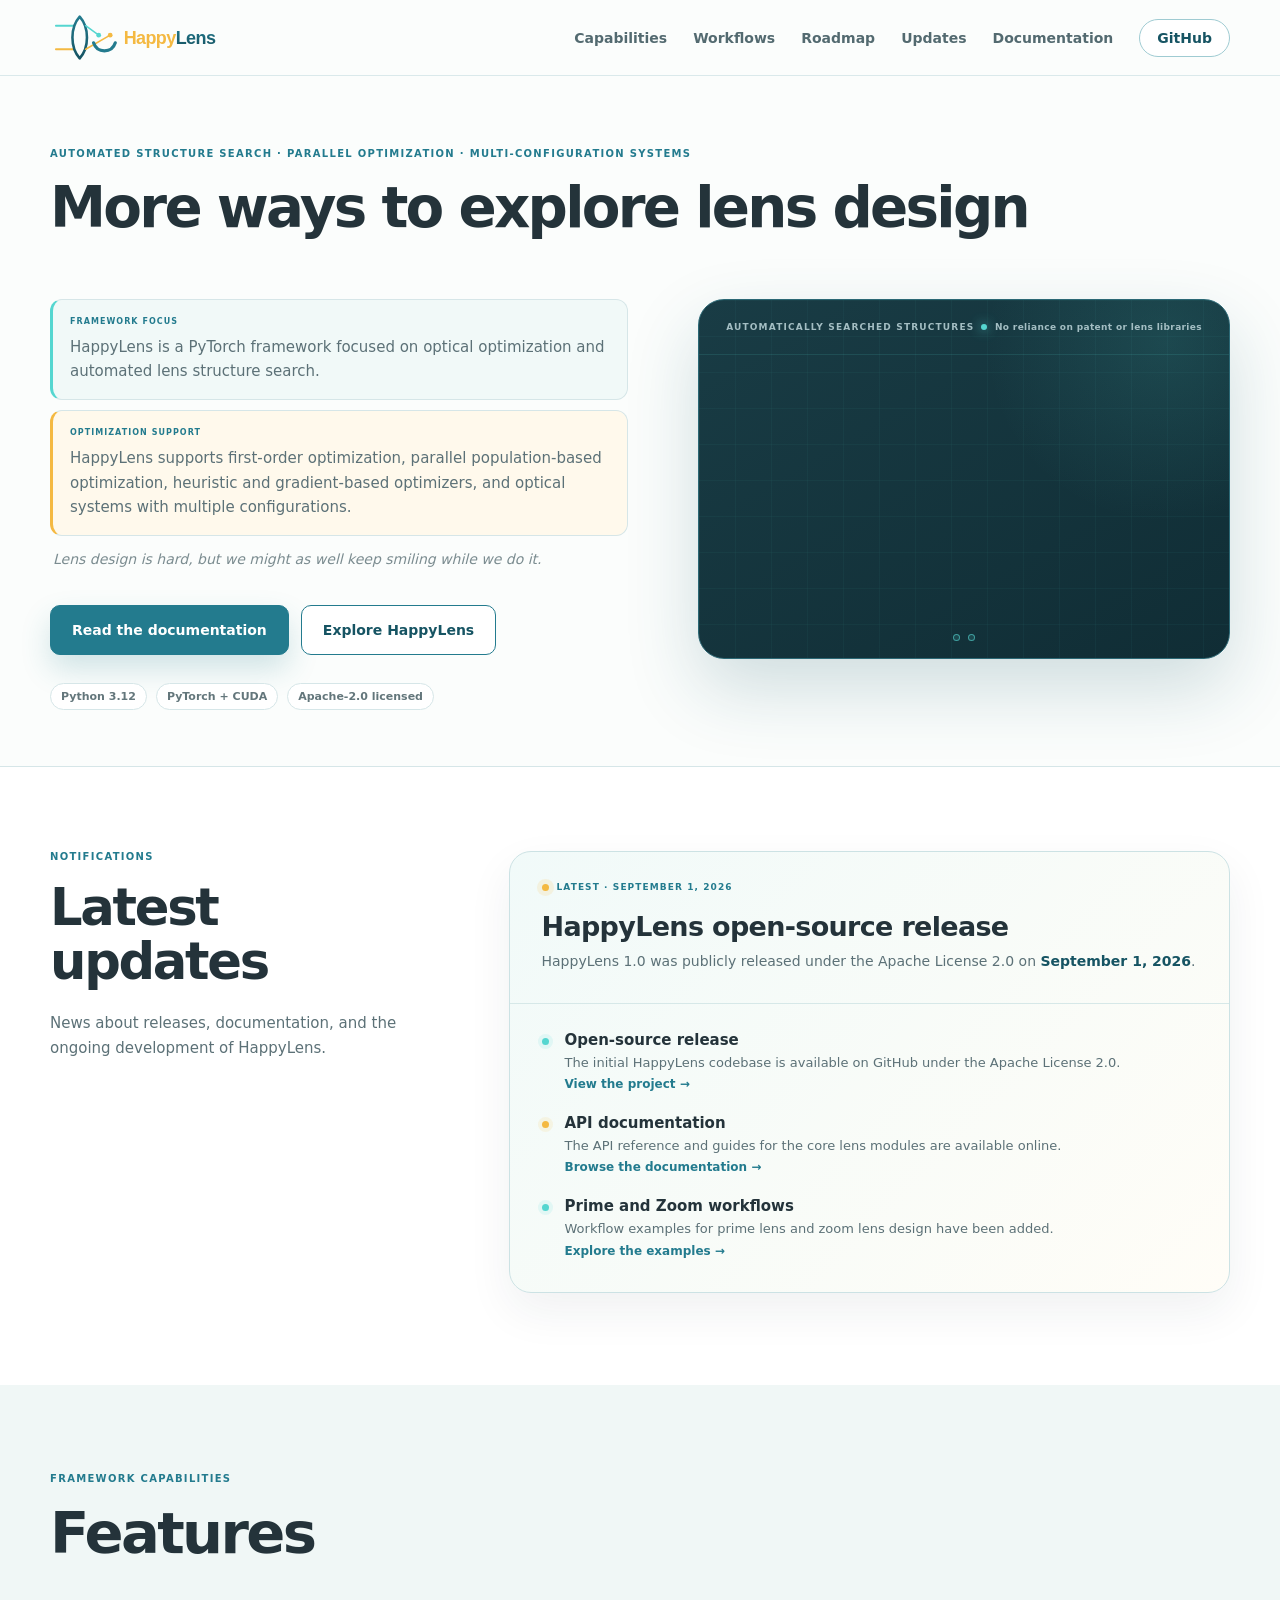
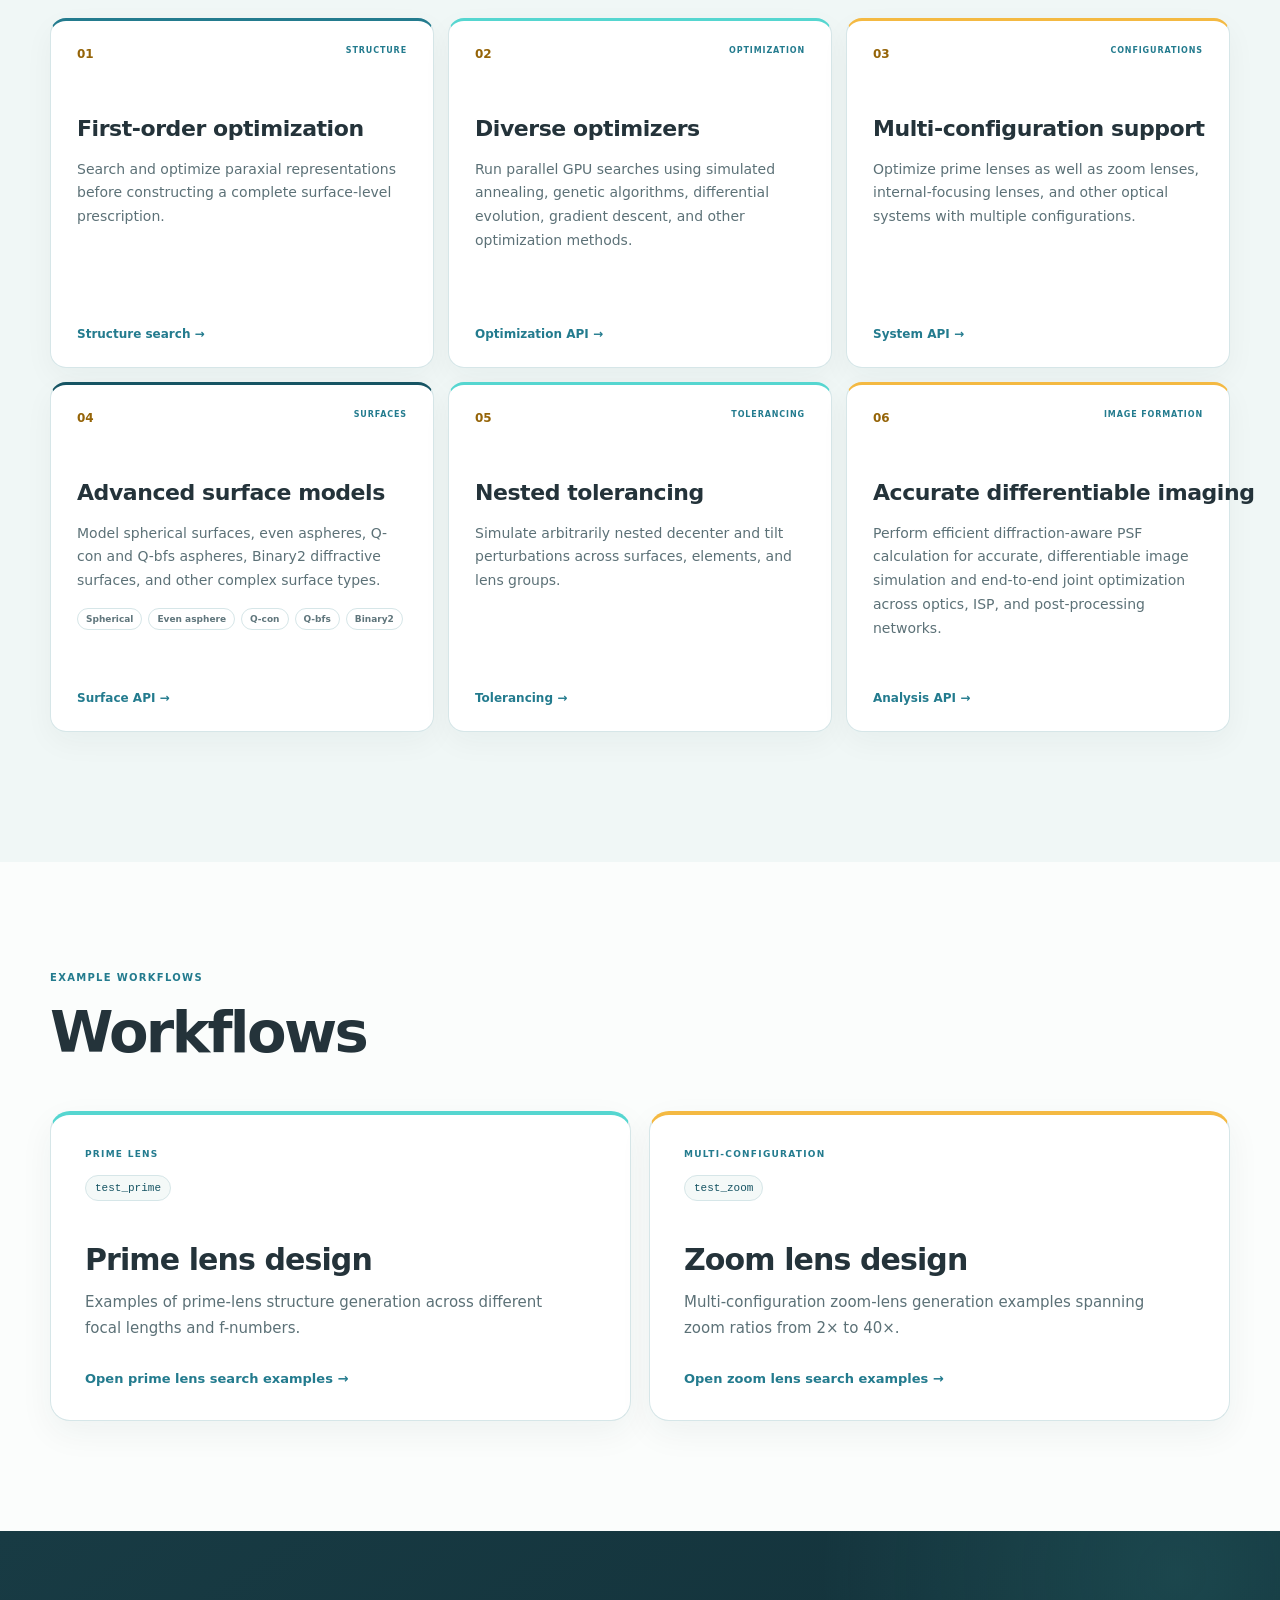
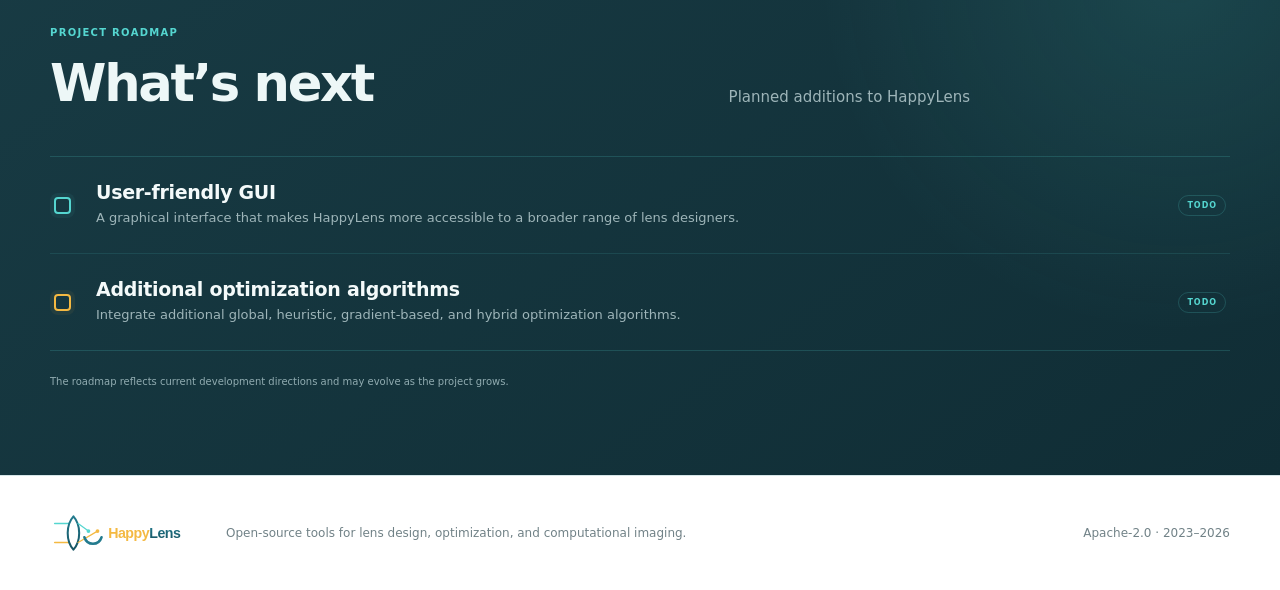
<file: website/index.html>
<!doctype html>
<html lang="en">
<head>
  <meta charset="utf-8">
  <meta name="viewport" content="width=device-width, initial-scale=1">
  <meta name="description" content="HappyLens is an open-source framework for automated lens structure search, parallel optimization, heuristic methods, and multi-configuration optical systems.">
  <meta name="theme-color" content="#237b8e">
    <title>HappyLens | Lens Design and Optimization</title>
  <link rel="icon" href="assets/happylens-icon.svg?v=mark-only-1" type="image/svg+xml">
  <link rel="stylesheet" href="styles.css?v=workflow-video-24">
</head>
<body>
  <header class="site-header">
    <a class="brand" href="#top" aria-label="HappyLens home"><img src="assets/happylens-logo.svg?v=shared-logo-1" alt="HappyLens"></a>
    <nav aria-label="Primary navigation">
      <a href="#capabilities">Capabilities</a>
      <a href="#workflow">Workflows</a>
      <a href="#roadmap">Roadmap</a>
      <a href="#updates">Updates</a>
      <a href="https://happylens.readthedocs.io/en/latest/">Documentation</a>
      <a class="nav-button" href="https://github.com/WenguanZhang/HappyLens">GitHub</a>
    </nav>
    <details class="mobile-menu">
      <summary aria-label="Open navigation menu"><span></span><span></span><span></span></summary>
      <div class="mobile-menu-panel">
        <a href="#capabilities">Capabilities</a>
        <a href="#workflow">Workflows</a>
        <a href="#roadmap">Roadmap</a>
        <a href="#updates">Updates</a>
        <a href="https://happylens.readthedocs.io/en/latest/">Documentation</a>
        <a class="nav-button" href="https://github.com/WenguanZhang/HappyLens">GitHub</a>
      </div>
    </details>
  </header>

  <main id="top">
    <section class="hero shell">
      <p class="eyebrow">AUTOMATED STRUCTURE SEARCH · PARALLEL OPTIMIZATION · MULTI-CONFIGURATION SYSTEMS</p>
      <h1>More ways to explore lens design</h1>
      <div class="hero-copy">
        <div class="hero-lead">
          <div class="hero-copy-card focus-card">
            <span>FRAMEWORK FOCUS</span>
            <p>HappyLens is a PyTorch framework focused on optical optimization and automated lens structure search.</p>
          </div>
          <div class="hero-copy-card optimization-card">
            <span>OPTIMIZATION SUPPORT</span>
            <p>HappyLens supports first-order optimization, parallel population-based optimization, heuristic and gradient-based optimizers, and optical systems with multiple configurations.</p>
          </div>
          <span class="hero-punchline">Lens design is hard, but we might as well keep smiling while we do it.</span>
        </div>
        <div class="actions">
          <a class="button primary" href="https://happylens.readthedocs.io/en/latest/start_here.html">Read the documentation</a>
          <a class="button secondary" href="#capabilities">Explore HappyLens</a>
        </div>
        <div class="hero-meta" aria-label="Project information"><span>Python 3.12</span><span>PyTorch + CUDA</span><span>Apache-2.0 licensed</span></div>
      </div>

      <div class="optics-showcase" aria-label="Automatically searched prime and zoom lens structures">
        <div class="showcase-header"><span>AUTOMATICALLY SEARCHED STRUCTURES</span><div><i></i> No reliance on patent or lens libraries</div></div>

        <figure class="optical-scene prime-scene">
          <svg viewBox="0 0 720 410" role="img" aria-labelledby="prime-title prime-desc">
            <title id="prime-title">Prime lens diagram</title>
            <desc id="prime-desc">An eleven-element prime lens reconstructed from the supplied surface curvatures, spacings, clear apertures, stop position, and traced rays.</desc>
            <line class="axis" x1="35" y1="205" x2="675" y2="205"/>
            <g transform="translate(-14.243 67.137) scale(1.15 1.1)">
              <g class="on-axis-rays">
                <polyline class="ray ray-cyan" points="35.000,183.423 60.211,183.423 65.922,183.423 91.638,181.400 119.070,178.148 137.912,178.579 180.746,177.212 194.989,178.049 209.133,178.968 240.143,178.801 253.027,178.109 256.809,177.963 271.921,177.051 284.654,176.692 293.040,175.489 337.370,169.127 361.735,165.101 375.223,162.567 416.302,151.309 426.976,149.175 450.046,143.361 461.524,142.383 558.338,125.281"/>
                <polyline class="ray ray-cyan" points="35.000,125.330 60.211,125.330 91.110,125.330 124.159,125.330 140.311,125.330 186.731,125.330 200.470,125.330 214.075,125.330 236.620,125.330 250.973,125.330 254.528,125.330 266.398,125.330 289.617,125.330 293.040,125.330 333.048,125.330 363.668,125.330 374.653,125.330 415.319,125.330 425.651,125.330 451.063,125.330 461.757,125.330 558.338,125.330"/>
                <polyline class="ray ray-cyan" points="35.000,67.236 60.211,67.236 65.922,67.236 91.638,69.259 119.070,72.512 137.912,72.081 180.746,73.447 194.989,72.610 209.133,71.691 240.143,71.858 253.027,72.550 256.809,72.697 271.921,73.609 284.654,73.967 293.040,75.170 337.370,81.532 361.735,85.558 375.223,88.092 416.302,99.350 426.976,101.484 450.046,107.298 461.524,108.276 558.338,125.378"/>
              </g>
              <g class="outer-field-rays">
                <polyline class="ray ray-gold" points="35.000,226.914 60.211,221.553 75.097,218.388 92.429,213.918 112.322,205.382 135.088,203.798 176.220,193.741 191.349,193.091 206.252,192.647 241.150,185.923 253.489,183.746 257.255,182.866 272.633,180.245 284.315,178.397 293.040,175.194 335.676,159.542 362.805,151.929 374.868,148.163 415.331,128.208 425.651,125.142 450.562,112.661 461.553,109.375 558.338,54.752"/>
                <polyline class="ray ray-gold" points="35.000,173.433 60.211,168.074 63.198,167.439 91.339,162.248 122.811,152.605 139.771,150.632 186.328,138.872 200.208,136.908 213.913,135.076 236.643,129.707 250.977,127.586 254.529,126.729 266.398,125.170 289.589,121.470 293.040,120.658 333.499,111.127 363.290,107.708 374.802,106.319 416.386,98.259 427.492,97.235 447.695,92.640 460.745,89.782 558.338,54.843"/>
                <polyline class="ray ray-gold" points="35.000,119.897 60.211,114.596 60.406,114.555 91.143,111.137 123.411,105.002 139.880,102.739 184.414,92.915 198.060,90.268 211.648,87.663 238.994,81.403 252.480,80.109 256.268,79.351 270.961,78.269 285.117,76.403 293.040,75.570 339.822,70.654 360.104,71.377 375.816,72.155 419.108,74.430 431.492,75.516 443.138,75.550 459.580,73.234 558.338,54.785"/>
              </g>

              <g class="prime-prescription">
                <path class="glass" d="M75.25,218.85 L72.83,211.17 L70.63,203.48 L68.56,195.43 L66.73,187.37 L65.14,179.32 L63.77,171.27 L62.63,163.22 L61.71,155.16 L61.01,147.11 L60.53,139.06 L60.27,131.00 L60.22,122.95 L60.39,114.90 L60.78,106.84 L61.39,98.79 L62.22,90.74 L63.27,82.69 L64.55,74.63 L66.05,66.58 L67.79,58.53 L69.76,50.47 L71.86,42.79 L74.18,35.10 L75.25,31.81 L92.44,36.29 L91.84,59.64 L91.38,85.43 L91.14,111.22 L91.13,137.00 L91.35,162.79 L91.78,188.58 L92.44,214.37 Z"/>
                <path class="glass glass-alt" d="M112.18,205.84 L114.37,198.28 L116.32,190.71 L118.05,183.15 L119.55,175.59 L120.89,167.71 L122.00,159.83 L122.87,151.96 L123.52,144.08 L123.95,136.20 L124.14,128.32 L124.12,120.45 L123.86,112.57 L123.39,104.69 L122.69,96.81 L121.75,88.93 L120.59,81.06 L119.20,73.18 L117.64,65.62 L115.85,58.05 L113.84,50.49 L112.18,44.82 L135.03,46.46 L136.21,55.72 L137.45,67.14 L138.46,78.56 L139.26,89.99 L139.83,101.41 L140.18,112.83 L140.31,124.25 L140.22,135.67 L139.91,147.09 L139.38,158.51 L138.63,169.93 L137.65,181.35 L136.46,192.78 L135.03,204.20 Z"/>
                <path class="glass" d="M176.08,194.17 L178.10,187.44 L179.97,180.43 L181.60,173.43 L183.00,166.42 L184.17,159.41 L185.12,152.41 L185.85,145.40 L186.36,138.40 L186.65,131.39 L186.73,124.39 L186.59,117.38 L186.24,110.38 L185.67,103.37 L184.88,96.36 L183.87,89.36 L182.64,82.35 L181.18,75.35 L179.49,68.34 L177.64,61.61 L176.08,56.49 L191.22,57.09 L191.87,59.50 L193.67,66.71 L195.31,74.18 L196.72,81.66 L197.90,89.14 L198.86,96.62 L199.59,104.10 L200.10,111.58 L200.39,119.05 L200.47,126.53 L200.32,134.01 L199.96,141.49 L199.38,148.97 L198.57,156.44 L197.55,163.92 L196.29,171.40 L194.81,178.88 L193.10,186.36 L191.22,193.57 Z"/>
                <path class="glass glass-alt" d="M191.22,193.57 L193.10,186.36 L194.81,178.88 L196.29,171.40 L197.55,163.92 L198.57,156.44 L199.38,148.97 L199.96,141.49 L200.32,134.01 L200.47,126.53 L200.39,119.05 L200.10,111.58 L199.59,104.10 L198.86,96.62 L197.90,89.14 L196.72,81.66 L195.31,74.18 L193.67,66.71 L191.87,59.50 L191.22,57.09 L206.13,57.48 L206.19,57.75 L207.96,65.71 L209.50,73.68 L210.81,81.65 L211.89,89.61 L212.76,97.58 L213.41,105.55 L213.84,113.51 L214.05,121.48 L214.05,129.45 L213.83,137.41 L213.39,145.38 L212.73,153.35 L211.86,161.31 L210.77,169.28 L209.45,177.24 L207.90,185.21 L206.13,193.18 Z"/>
                <path class="glass" d="M241.24,186.50 L239.93,177.16 L238.84,167.82 L237.95,158.25 L237.29,148.67 L236.85,139.10 L236.64,129.52 L236.66,119.94 L236.89,110.37 L237.36,100.79 L238.05,91.21 L238.97,81.64 L240.08,72.30 L241.24,64.16 L253.54,66.33 L252.90,74.18 L252.09,86.42 L251.50,98.66 L251.13,110.90 L250.98,123.14 L251.05,135.37 L251.34,147.61 L251.85,159.85 L252.58,172.09 L253.54,184.33 Z"/>
                <path class="glass glass-alt" d="M257.31,183.45 L256.31,171.85 L255.53,160.25 L254.97,148.65 L254.64,137.05 L254.53,125.44 L254.64,113.84 L254.97,102.24 L255.52,90.64 L256.29,79.04 L257.29,67.43 L257.31,67.21 L272.77,69.82 L272.52,70.90 L271.00,78.07 L269.70,85.24 L268.59,92.63 L267.71,100.02 L267.05,107.40 L266.62,114.79 L266.42,122.18 L266.43,129.57 L266.67,136.95 L267.14,144.34 L267.82,151.73 L268.74,159.12 L269.88,166.50 L271.22,173.67 L272.77,180.84 Z"/>
                <path class="glass" d="M272.77,180.84 L271.22,173.67 L269.88,166.50 L268.74,159.12 L267.82,151.73 L267.14,144.34 L266.67,136.95 L266.43,129.57 L266.42,122.18 L266.62,114.79 L267.05,107.40 L267.71,100.02 L268.59,92.63 L269.70,85.24 L271.00,78.07 L272.52,70.90 L272.77,69.82 L284.18,71.60 L285.58,78.96 L286.80,86.53 L287.79,94.10 L288.59,101.88 L289.16,109.66 L289.50,117.44 L289.62,125.22 L289.51,133.00 L289.17,140.79 L288.61,148.57 L287.82,156.35 L286.83,163.92 L285.62,171.49 L284.18,179.06 Z"/>
                <path class="glass glass-alt" d="M339.94,180.49 L338.30,173.58 L336.89,166.67 L335.71,159.76 L334.75,152.85 L333.98,145.73 L333.44,138.61 L333.13,131.48 L333.05,124.36 L333.19,117.23 L333.57,110.11 L334.17,102.99 L334.97,96.08 L335.99,89.17 L337.23,82.26 L338.69,75.35 L339.94,70.17 L360.04,70.93 L360.49,74.34 L361.57,83.92 L362.43,93.50 L363.06,103.08 L363.47,112.66 L363.66,122.24 L363.62,131.82 L363.35,141.40 L362.86,150.99 L362.15,160.57 L361.21,170.15 L360.04,179.73 Z"/>
                <path class="glass" d="M360.04,179.73 L361.21,170.15 L362.15,160.57 L362.86,150.99 L363.35,141.40 L363.62,131.82 L363.66,122.24 L363.47,112.66 L363.06,103.08 L362.43,93.50 L361.57,83.92 L360.49,74.34 L360.04,70.93 L375.83,71.76 L375.47,80.78 L374.98,97.13 L374.71,113.48 L374.66,129.84 L374.83,146.19 L375.22,162.55 L375.83,178.90 Z"/>
                <path class="glass glass-alt" d="M419.17,176.66 L417.98,168.02 L417.01,159.38 L416.26,150.74 L415.73,142.11 L415.41,133.47 L415.32,124.63 L415.45,115.79 L415.80,107.15 L416.37,98.51 L417.15,89.87 L418.16,81.23 L419.17,74.00 L431.60,75.08 L430.56,79.60 L429.22,86.29 L428.07,93.17 L427.14,100.06 L426.44,106.94 L425.96,113.82 L425.70,120.71 L425.66,127.59 L425.85,134.47 L426.25,141.36 L426.87,148.24 L427.72,155.12 L428.80,162.01 L430.10,168.89 L431.60,175.58 Z"/>
                <path class="glass" d="M442.99,175.56 L444.76,169.86 L446.29,164.15 L447.65,158.26 L448.77,152.36 L449.66,146.46 L450.34,140.56 L450.79,134.67 L451.03,128.77 L451.04,122.87 L450.85,116.97 L450.43,111.08 L449.79,105.18 L448.93,99.28 L447.85,93.39 L446.53,87.49 L445.04,81.79 L443.31,76.09 L442.99,75.10 L459.54,72.77 L460.39,84.09 L461.06,95.81 L461.50,107.54 L461.73,119.26 L461.73,130.99 L461.52,142.71 L461.08,154.44 L460.42,166.16 L459.54,177.88 Z"/>
              </g>

              <path class="aperture-stop" d="M293.04 35V75.06M293.04 175.60V215"/>
              <path class="stop-cap" d="M284.5 75.06H301.6M284.5 175.60H301.6"/>
              <rect class="sensor" x="554.8" y="54.73" width="7" height="141.20" rx="3.5"/>
            </g>
            <text class="svg-label" x="304" y="96">STOP</text>
            <text class="svg-label" x="55" y="337">11 ELEMENTS · 20 SURFACES</text>
            <text class="svg-label" x="610" y="310">IMAGE</text>
          </svg>
          <figcaption><b>Prime lens</b><span>One configuration · full prescription</span></figcaption>
        </figure>

        <figure class="optical-scene zoom-scene">
          <svg viewBox="0 0 720 410" role="img" aria-labelledby="zoom-title zoom-desc">
            <title id="zoom-title">Multi-configuration zoom lens diagram</title>
            <desc id="zoom-desc">A fifteen-element zoom lens shown across five real configurations, with a moving variator, a moving compensator, and configuration-specific ray traces.</desc>
            <line class="axis" x1="35" y1="205" x2="650" y2="205"/>

            <g class="zoom-ray-state zoom-ray-state-0">
              <polyline class="zoom-ray ray-cyan" points="35,209.0 55.0,209.0 87.5,208.8 89.9,208.8 123.1,208.4 137.4,208.3 148.3,208.2 158.4,208.2 164.7,208.3 168.9,208.3 174.8,208.4 481.1,220.6 485.8,220.8 490.2,220.5 494.9,220.2 497.7,220.4 503.8,220.3 520.3,218.0 525.6,218.0 529.2,218.0 536.8,217.5 541.9,217.2 545.8,217.0 557.0,215.5 564.6,214.2 568.9,213.7 573.1,213.3 623.1,205.1"/>
              <polyline class="zoom-ray ray-cyan" points="35,205.0 55.0,205.0 87.5,205.0 89.9,205.0 123.1,205.0 137.4,205.0 148.4,205.0 158.4,205.0 164.7,205.0 169.0,205.0 174.7,205.0 481.1,205.0 484.0,205.0 489.4,205.0 493.0,205.0 496.4,205.0 505.3,205.0 521.9,205.0 525.9,205.0 528.4,205.0 534.7,205.0 541.4,205.0 544.3,205.0 556.7,205.0 564.7,205.0 569.6,205.0 573.2,205.0 623.1,205.0"/>
              <polyline class="zoom-ray ray-cyan" points="35,201.0 55.0,201.0 87.5,201.2 89.9,201.2 123.1,201.6 137.4,201.7 148.3,201.8 158.4,201.8 164.7,201.7 168.9,201.7 174.8,201.6 481.1,189.4 485.8,189.2 490.2,189.5 494.9,189.8 497.7,189.6 503.8,189.7 520.3,192.0 525.6,192.0 529.2,192.0 536.8,192.5 541.9,192.8 545.8,193.0 557.0,194.5 564.6,195.8 568.9,196.3 573.1,196.7 623.1,204.9"/>
              <polyline class="zoom-ray ray-gold" points="35,285.6 55.0,277.6 66.7,272.9 87.5,264.9 95.2,260.1 119.7,248.9 139.2,240.9 143.8,237.8 151.1,236.0 162.6,234.5 166.2,233.2 179.4,231.1 481.1,218.6 485.3,218.4 490.0,217.9 494.3,217.5 497.2,217.5 504.4,217.0 521.2,213.8 525.8,213.6 528.7,213.3 535.5,212.7 541.6,212.1 544.7,211.7 556.8,210.0 564.7,208.4 569.6,207.8 573.2,207.4 623.1,195.5"/>
              <polyline class="zoom-ray ray-gold" points="35,283.5 55.0,275.5 66.1,271.1 87.5,262.9 94.9,258.3 120.0,247.0 139.0,239.3 144.4,235.8 152.2,233.9 162.9,232.3 166.6,230.8 178.6,228.8 481.1,203.6 484.0,203.4 489.4,203.1 493.0,203.0 496.4,202.6 505.2,202.2 521.8,201.3 525.9,201.1 528.4,200.8 535.0,200.6 541.5,200.4 544.5,200.2 556.8,200.0 564.7,199.7 569.4,199.6 573.2,199.5 623.1,195.5"/>
              <polyline class="zoom-ray ray-gold" points="35,281.4 55.0,273.4 65.4,269.3 87.5,260.9 94.5,256.6 120.3,245.2 138.9,237.7 144.9,233.9 153.1,231.7 163.2,230.1 167.0,228.6 177.9,226.6 481.1,189.6 485.9,189.0 490.2,189.0 495.1,189.1 497.8,188.6 503.6,188.4 519.5,189.6 525.4,189.1 529.7,188.7 538.1,188.9 542.2,189.0 547.1,188.9 557.3,190.1 564.4,191.0 567.9,191.2 573.1,191.6 623.1,195.5"/>
              <line class="zoom-image-plane" x1="623.1" y1="195.5" x2="623.1" y2="214.5"/>
            </g>
            <g class="zoom-ray-state zoom-ray-state-1">
              <polyline class="zoom-ray ray-cyan" points="35,220.7 55.0,220.7 87.5,219.9 90.3,219.8 122.8,218.4 137.6,217.8 306.2,211.6 316.1,211.5 322.7,211.6 326.9,211.6 333.1,211.6 455.1,220.1 459.9,220.4 464.2,220.3 469.0,220.1 471.8,220.4 477.8,220.4 520.7,215.2 525.6,215.3 528.9,215.3 536.1,214.9 541.7,214.6 545.3,214.4 556.9,213.1 564.6,212.0 569.2,211.6 573.1,211.3 623.1,204.5"/>
              <polyline class="zoom-ray ray-cyan" points="35,204.5 55.0,204.5 87.5,204.5 89.9,204.5 123.2,204.5 137.4,204.5 306.4,204.5 316.5,204.5 322.8,204.5 327.0,204.5 332.8,204.5 455.1,204.5 458.0,204.5 463.4,204.5 467.0,204.5 470.4,204.5 479.3,204.5 521.9,204.5 525.9,204.5 528.3,204.5 534.7,204.5 541.4,204.5 544.2,204.5 556.7,204.5 564.7,204.5 569.6,204.5 573.2,204.5 623.1,204.5"/>
              <polyline class="zoom-ray ray-cyan" points="35,188.4 55.0,188.4 87.5,189.2 90.3,189.3 122.8,190.7 137.6,191.2 306.2,197.5 316.1,197.5 322.7,197.4 326.9,197.5 333.1,197.4 455.1,188.9 459.9,188.6 464.2,188.8 469.0,189.0 471.8,188.7 477.8,188.7 520.7,193.8 525.6,193.7 528.9,193.8 536.1,194.1 541.7,194.5 545.3,194.6 556.9,195.9 564.6,197.0 569.2,197.4 573.1,197.7 623.1,204.6"/>
              <polyline class="zoom-ray ray-gold" points="35,289.2 55.0,287.6 72.2,286.2 87.4,283.3 99.9,279.7 114.0,275.7 143.3,268.6 305.0,222.9 314.3,221.8 322.1,221.2 326.1,220.5 334.3,219.8 455.1,217.9 459.3,217.8 464.0,217.4 468.3,217.1 471.3,217.1 478.4,216.8 521.6,209.5 525.9,209.3 528.4,209.0 534.9,208.4 541.4,207.9 544.3,207.5 556.7,206.1 564.7,204.8 569.6,204.3 573.2,203.9 623.1,195.5"/>
              <polyline class="zoom-ray ray-gold" points="35,276.7 55.0,275.1 67.3,274.1 87.4,270.7 97.0,268.3 117.0,263.4 141.5,258.2 305.8,216.9 315.6,215.7 322.5,215.1 326.7,214.3 333.3,213.7 455.1,203.2 458.0,203.0 463.4,202.7 467.0,202.6 470.4,202.2 479.3,201.8 521.6,199.3 525.8,199.0 528.5,198.7 535.2,198.5 541.5,198.3 544.7,198.0 556.8,197.9 564.6,197.7 569.2,197.5 573.1,197.4 623.1,195.5"/>
              <polyline class="zoom-ray ray-gold" points="35,264.1 55.0,262.5 63.3,261.9 87.5,258.3 94.7,256.7 119.2,251.7 140.1,247.8 306.2,211.2 316.3,209.9 322.7,209.3 327.0,208.5 332.8,207.9 455.1,189.8 459.8,189.1 464.2,189.0 469.0,189.0 471.8,188.5 477.7,188.2 519.8,189.9 525.4,189.4 529.5,189.0 537.8,189.0 542.1,189.1 546.9,188.9 557.3,189.9 564.4,190.6 567.9,190.8 573.1,191.0 623.1,195.5"/>
              <line class="zoom-image-plane" x1="623.1" y1="195.5" x2="623.1" y2="214.5"/>
            </g>
            <g class="zoom-ray-state zoom-ray-state-2">
              <polyline class="zoom-ray ray-cyan" points="35,233.9 55.0,233.9 87.5,232.6 91.2,232.3 122.1,229.9 138.2,228.8 342.8,215.2 352.6,215.1 359.4,215.1 363.5,215.0 370.3,215.1 435.6,220.7 440.4,221.2 444.8,221.0 449.6,220.9 452.3,221.2 458.2,221.3 520.9,214.6 525.7,214.7 528.8,214.7 535.8,214.3 541.6,214.0 545.1,213.9 556.8,212.7 564.6,211.7 569.2,211.4 573.1,211.1 623.1,205.0"/>
              <polyline class="zoom-ray ray-cyan" points="35,205.0 55.0,205.0 87.5,205.0 89.9,205.0 123.2,205.0 137.4,205.0 343.2,205.0 353.3,205.0 359.6,205.0 363.9,205.0 369.6,205.0 435.6,205.0 438.5,205.0 443.9,205.0 447.5,205.0 450.9,205.0 459.8,205.0 521.9,205.0 525.9,205.0 528.3,205.0 534.7,205.0 541.3,205.0 544.2,205.0 556.7,205.0 564.7,205.0 569.6,205.0 573.1,205.0 623.1,205.0"/>
              <polyline class="zoom-ray ray-cyan" points="35,176.1 55.0,176.1 87.5,177.4 91.2,177.7 122.1,180.1 138.2,181.2 342.8,194.8 352.6,194.9 359.4,194.9 363.5,195.0 370.3,194.9 435.6,189.3 440.4,188.8 444.8,189.0 449.6,189.1 452.3,188.8 458.2,188.7 520.9,195.4 525.7,195.3 528.8,195.3 535.8,195.7 541.6,196.0 545.1,196.1 556.8,197.3 564.6,198.3 569.2,198.6 573.1,198.9 623.1,205.0"/>
              <polyline class="zoom-ray ray-gold" points="35,283.4 55.0,282.6 70.1,282.0 87.4,279.3 98.9,276.6 114.9,272.8 142.9,267.0 342.0,221.9 351.4,221.0 359.0,220.7 363.1,220.1 371.0,219.6 435.6,220.7 440.3,220.8 444.7,220.5 449.4,220.2 452.2,220.3 458.4,220.1 521.7,209.5 525.8,209.3 528.4,209.0 534.8,208.4 541.4,207.9 544.3,207.4 556.7,206.1 564.7,204.8 569.6,204.3 573.1,203.9 623.1,195.5"/>
              <polyline class="zoom-ray ray-gold" points="35,256.4 55.0,255.6 61.3,255.4 87.5,252.6 93.7,251.6 120.0,247.3 139.6,244.5 343.0,212.0 353.0,211.1 359.5,210.7 363.8,210.2 369.7,209.8 435.6,204.9 438.5,204.7 443.9,204.4 447.5,204.3 450.9,204.0 459.8,203.6 521.6,199.8 525.8,199.4 528.5,199.1 535.2,198.9 541.5,198.7 544.7,198.3 556.8,198.2 564.6,198.0 569.1,197.9 573.1,197.7 623.1,195.5"/>
              <polyline class="zoom-ray ray-gold" points="35,229.5 55.0,228.7 56.4,228.6 87.5,226.6 90.7,226.3 122.6,223.5 137.8,222.3 343.2,202.4 353.2,201.7 359.6,201.3 363.8,200.8 369.7,200.3 435.6,190.0 440.3,189.3 444.7,189.2 449.6,189.2 452.3,188.6 458.1,188.3 519.8,190.6 525.4,190.1 529.5,189.6 537.7,189.7 542.1,189.7 546.9,189.5 557.3,190.5 564.4,191.2 567.9,191.3 573.1,191.6 623.1,195.5"/>
              <line class="zoom-image-plane" x1="623.1" y1="195.5" x2="623.1" y2="214.5"/>
            </g>
            <g class="zoom-ray-state zoom-ray-state-3">
              <polyline class="zoom-ray ray-cyan" points="35,243.2 55.0,243.2 87.5,241.4 92.2,241.0 121.2,238.1 138.8,236.5 352.2,217.6 361.8,217.4 368.9,217.5 373.0,217.3 380.3,217.4 412.2,220.6 417.0,221.1 421.3,221.1 426.2,220.9 428.9,221.3 434.7,221.4 521.2,213.5 525.8,213.6 528.7,213.5 535.6,213.3 541.6,213.0 544.9,212.9 556.8,211.8 564.6,211.0 569.4,210.7 573.2,210.4 623.1,205.1"/>
              <polyline class="zoom-ray ray-cyan" points="35,205.0 55.0,205.0 87.5,205.0 89.9,205.0 123.1,205.0 137.4,205.0 352.9,205.0 363.0,205.0 369.3,205.0 373.5,205.0 379.2,205.0 412.2,205.0 415.1,205.0 420.5,205.0 424.0,205.0 427.4,205.0 436.4,205.0 521.9,205.0 525.9,205.0 528.4,205.0 534.7,205.0 541.4,205.0 544.3,205.0 556.7,205.0 564.7,205.0 569.7,205.0 573.2,205.0 623.1,205.0"/>
              <polyline class="zoom-ray ray-cyan" points="35,166.8 55.0,166.8 58.6,166.8 87.5,168.6 92.2,169.0 121.2,171.9 138.8,173.5 352.2,192.4 361.8,192.6 368.9,192.5 373.0,192.7 380.3,192.6 412.2,189.4 417.0,188.9 421.3,188.9 426.2,189.1 428.9,188.7 434.7,188.6 521.2,196.5 525.8,196.4 528.7,196.5 535.6,196.7 541.6,197.0 544.9,197.1 556.8,198.2 564.6,199.0 569.4,199.3 573.2,199.6 623.1,204.9"/>
              <polyline class="zoom-ray ray-gold" points="35,276.8 55.0,276.2 67.8,275.8 87.4,273.2 97.6,271.2 116.2,267.2 142.1,262.4 351.8,221.2 361.2,220.5 368.7,220.2 372.7,219.7 380.6,219.4 412.2,220.6 416.9,220.8 421.3,220.5 426.0,220.3 428.7,220.5 434.9,220.4 521.8,207.6 525.9,207.3 528.4,207.0 534.8,206.5 541.4,206.0 544.3,205.6 556.7,204.5 564.7,203.4 569.6,203.0 573.2,202.6 623.1,195.5"/>
              <polyline class="zoom-ray ray-gold" points="35,240.2 55.0,239.6 57.9,239.5 87.5,237.3 91.7,236.9 121.7,233.6 138.4,232.0 352.8,208.8 362.9,208.2 369.2,207.9 373.5,207.6 379.3,207.3 412.2,205.1 415.1,204.9 420.5,204.7 424.0,204.6 427.4,204.3 436.4,204.0 521.6,199.1 525.9,198.8 528.6,198.5 535.3,198.2 541.6,198.0 544.8,197.7 556.9,197.7 564.6,197.5 569.1,197.4 573.1,197.3 623.1,195.5"/>
              <polyline class="zoom-ray ray-gold" points="35,203.5 55.0,202.9 87.5,202.4 89.9,202.4 123.1,202.0 137.4,201.8 352.6,196.7 362.4,196.4 369.1,196.0 373.2,195.8 379.9,195.4 412.2,190.1 416.9,189.4 421.3,189.3 426.1,189.2 428.9,188.6 434.6,188.3 520.0,190.9 525.5,190.4 529.5,190.0 537.7,190.0 542.1,190.0 546.8,189.8 557.3,190.7 564.4,191.3 567.9,191.5 573.1,191.7 623.1,195.5"/>
              <line class="zoom-image-plane" x1="623.1" y1="195.5" x2="623.1" y2="214.5"/>
            </g>
            <g class="zoom-ray-state zoom-ray-state-4">
              <polyline class="zoom-ray ray-cyan" points="35,256.6 55.0,256.6 61.7,256.6 87.5,254.5 94.0,253.7 119.5,250.1 140.0,247.6 370.4,219.9 379.8,219.6 387.2,219.6 391.2,219.3 399.0,219.3 412.2,220.7 417.0,221.2 421.3,221.1 426.1,221.0 428.9,221.4 434.7,221.5 521.2,213.6 525.8,213.7 528.7,213.6 535.6,213.4 541.6,213.1 545.0,213.0 556.8,212.0 564.6,211.1 569.3,210.8 573.2,210.5 623.1,205.2"/>
              <polyline class="zoom-ray ray-cyan" points="35,205.0 55.0,205.0 87.5,205.0 89.9,205.0 123.1,205.0 137.4,205.0 371.3,205.0 381.4,205.0 387.7,205.0 391.9,205.0 397.7,205.0 412.2,205.0 415.0,205.0 420.5,205.0 424.0,205.0 427.4,205.0 436.3,205.0 521.9,205.0 525.9,205.0 528.4,205.0 534.7,205.0 541.4,205.0 544.3,205.0 556.7,205.0 564.7,205.0 569.6,205.0 573.2,205.0 623.1,205.0"/>
              <polyline class="zoom-ray ray-cyan" points="35,153.4 55.0,153.4 61.7,153.4 87.5,155.5 94.0,156.3 119.5,159.9 140.0,162.4 370.4,190.1 379.8,190.4 387.2,190.4 391.2,190.7 399.0,190.7 412.2,189.3 417.0,188.8 421.3,188.9 426.1,189.0 428.9,188.6 434.7,188.5 521.2,196.4 525.8,196.3 528.7,196.4 535.6,196.6 541.6,196.9 545.0,197.0 556.8,198.0 564.6,198.9 569.3,199.2 573.2,199.5 623.1,204.8"/>
              <polyline class="zoom-ray ray-gold" points="35,283.9 55.0,283.5 70.7,283.2 87.4,280.8 99.3,278.2 114.4,274.7 143.2,269.0 370.1,221.8 379.5,221.0 387.1,220.7 391.1,220.1 399.1,219.8 412.2,220.2 416.8,220.4 421.2,220.1 425.9,219.8 428.6,220.0 435.0,219.9 521.9,207.3 525.9,207.0 528.4,206.7 534.7,206.2 541.4,205.7 544.3,205.3 556.7,204.2 564.7,203.1 569.6,202.7 573.2,202.4 623.1,195.5"/>
              <polyline class="zoom-ray ray-gold" points="35,234.9 55.0,234.5 57.2,234.5 87.5,232.7 91.2,232.3 122.1,229.5 138.1,228.2 371.3,207.4 381.4,206.9 387.7,206.6 391.9,206.3 397.7,206.0 412.2,205.1 415.0,204.9 420.5,204.6 424.0,204.5 427.4,204.3 436.3,203.9 521.6,199.0 525.8,198.7 528.6,198.4 535.3,198.1 541.5,197.9 544.9,197.6 556.9,197.6 564.6,197.4 569.1,197.3 573.1,197.2 623.1,195.5"/>
              <polyline class="zoom-ray ray-gold" points="35,186.0 55.0,185.6 87.5,186.1 90.5,186.2 122.6,187.4 137.8,187.9 370.8,193.3 380.4,193.2 387.3,192.9 391.4,192.8 398.7,192.5 412.2,190.3 416.8,189.5 421.3,189.4 426.1,189.3 428.9,188.7 434.6,188.4 519.9,190.8 525.4,190.3 529.5,189.8 537.7,189.8 542.1,189.9 546.9,189.6 557.3,190.5 564.4,191.1 567.9,191.3 573.1,191.5 623.1,195.5"/>
              <line class="zoom-image-plane" x1="623.1" y1="195.5" x2="623.1" y2="214.5"/>
            </g>

            <g class="zoom-fixed-front">
              <path class="zoom-glass glass-cyan" d="M72.25 122.92A203.95 203.95 0 0 0 72.25 287.08L87.56 284.17A24576.17 24576.17 0 0 0 87.56 125.83Z"/>
              <path class="zoom-glass glass-gold" d="M100.10 129.42A289.68 289.68 0 0 0 100.10 280.58L114.31 276.60A284.21 284.21 0 0 0 114.31 133.40Z"/>
              <path class="zoom-glass glass-cyan" d="M114.31 133.40A284.21 284.21 0 0 1 114.31 276.60L143.68 269.42A354.83 354.83 0 0 1 143.68 140.58Z"/>
            </g>
            <g class="zoom-real-group-a">
              <path class="zoom-glass glass-gold" d="M144.16 171.67A121.18 121.18 0 0 1 144.16 238.33L151.43 236.56A69.85 69.85 0 0 0 151.43 173.44Z"/>
              <path class="zoom-glass glass-cyan" d="M151.43 173.44A69.85 69.85 0 0 1 151.43 236.56L163.13 234.96A208.06 208.06 0 0 0 163.13 175.04Z"/>
              <path class="zoom-glass glass-gold" d="M166.69 176.37A144.11 144.11 0 0 1 166.69 233.63L180.16 231.57A75.33 75.33 0 0 1 180.16 178.43Z"/>
            </g>
            <g class="zoom-real-group-b">
              <path class="zoom-stop" d="M483.27 160V189.18M483.27 220.82V250"/>
              <path class="zoom-stop-cap" d="M476.5 189.18H490M476.5 220.82H490"/>
              <path class="zoom-glass glass-cyan" d="M488.09 188.74A68.86 68.86 0 0 0 488.09 221.26L492.46 221.25A155.02 155.02 0 0 1 492.46 188.75Z"/>
              <path class="zoom-glass glass-gold" d="M492.46 188.75A155.02 155.02 0 0 0 492.46 221.25L497.35 221.18A61.33 61.33 0 0 1 497.35 188.82Z"/>
              <path class="zoom-glass glass-cyan" d="M500.08 188.36A93.42 93.42 0 0 0 500.08 221.64L505.81 221.83A81.79 81.79 0 0 0 505.81 188.17Z"/>
            </g>
            <g class="zoom-fixed-rear">
              <path class="zoom-glass glass-gold" d="M521.84 189.33A51.82 51.82 0 0 1 521.84 220.67L527.73 221.14A225.16 225.16 0 0 0 527.73 188.86Z"/>
              <path class="zoom-glass glass-cyan" d="M532.09 188.49A102.96 102.96 0 0 0 532.09 221.51L540.63 221.32A40.08 40.08 0 0 1 540.63 188.68Z"/>
              <path class="zoom-glass glass-gold" d="M540.63 188.68A40.08 40.08 0 0 0 540.63 221.32L544.66 221.19A161.87 161.87 0 0 1 544.66 188.81Z"/>
              <path class="zoom-glass glass-cyan" d="M549.67 188.70A46.78 46.78 0 0 0 549.67 221.30L559.88 220.12A180.86 180.86 0 0 1 559.88 189.88Z"/>
              <path class="zoom-glass glass-gold" d="M566.99 190.82A362.74 362.74 0 0 1 566.99 219.18L570.43 218.96A54.34 54.34 0 0 0 570.43 191.04Z"/>
              <path class="zoom-glass glass-cyan" d="M570.43 191.04A54.34 54.34 0 0 1 570.43 218.96L575.69 218.59A1032.53 1032.53 0 0 0 575.69 191.41Z"/>
            </g>

            <line class="motion" x1="145" y1="300" x2="405" y2="300"/><path class="motion-head" d="M145 300l11-6v12zM405 300l-11-6v12z"/>
            <line class="motion" x1="405" y1="323" x2="505" y2="323"/><path class="motion-head" d="M405 323l11-6v12zM505 323l-11-6v12z"/>
            <text class="svg-label" x="244" y="288">VARIATOR</text><text class="svg-label" x="422" y="311">COMPENSATOR</text>
            <text class="svg-label" x="69" y="344">15 ELEMENTS · 5 CONFIGURATIONS</text><text class="svg-label" x="599" y="244">IMAGE</text>
          </svg>
          <figcaption><b>Zoom system</b><span>One structure · multiple configurations</span></figcaption>
          <div class="configuration-strip" aria-label="Current zoom ratio"><span class="config-step config-step-0">1×</span><span class="config-step config-step-1">5×</span><span class="config-step config-step-2">10×</span><span class="config-step config-step-3">15×</span><span class="config-step config-step-4">20×</span></div>
        </figure>
        <div class="showcase-dots" role="img" aria-label="Alternating prime and zoom lens views">
          <span class="showcase-dot showcase-dot-prime" aria-hidden="true"></span>
          <span class="showcase-dot showcase-dot-zoom" aria-hidden="true"></span>
        </div>
      </div>
    </section>

    <section class="updates-section" id="updates">
      <div class="shell updates-layout">
        <div class="updates-heading">
          <p class="eyebrow">NOTIFICATIONS</p>
          <h2>Latest updates</h2>
          <p>News about releases, documentation, and the ongoing development of HappyLens.</p>
        </div>
        <div class="notification-panel">
          <article class="release-notice">
            <div><span class="notice-dot"></span><small>LATEST · SEPTEMBER 1, 2026</small></div>
            <h3>HappyLens open-source release</h3>
            <p>HappyLens 1.0 was publicly released under the Apache License 2.0 on <strong>September 1, 2026</strong>.</p>
          </article>
          <ul class="update-bullets">
            <li><span></span><div><h3>Open-source release</h3><p>The initial HappyLens codebase is available on GitHub under the Apache License 2.0. <a href="https://github.com/WenguanZhang/HappyLens">View the project →</a></p></div></li>
            <li><span></span><div><h3>API documentation</h3><p>The API reference and guides for the core lens modules are available online. <a href="https://happylens.readthedocs.io/en/latest/">Browse the documentation →</a></p></div></li>
            <li><span></span><div><h3>Prime and Zoom workflows</h3><p>Workflow examples for prime lens and zoom lens design have been added. <a href="#workflow">Explore the examples →</a></p></div></li>
          </ul>
        </div>
      </div>
    </section>

    <section class="capabilities-section" id="capabilities">
      <div class="shell">
        <div class="section-heading compact-heading">
          <div><p class="eyebrow">FRAMEWORK CAPABILITIES</p><h2>Features</h2></div>
        </div>
        <div class="card-grid">
          <article><span>01</span><small>STRUCTURE</small><h3>First-order optimization</h3><p>Search and optimize paraxial representations before constructing a complete surface-level prescription.</p><a href="https://happylens.readthedocs.io/en/latest/api/structure_search.html">Structure search →</a></article>
          <article><span>02</span><small>OPTIMIZATION</small><h3>Diverse optimizers</h3><p>Run parallel GPU searches using simulated annealing, genetic algorithms, differential evolution, gradient descent, and other optimization methods.</p><a href="https://happylens.readthedocs.io/en/latest/api/optimization.html">Optimization API →</a></article>
          <article><span>03</span><small>CONFIGURATIONS</small><h3>Multi-configuration support</h3><p>Optimize prime lenses as well as zoom lenses, internal-focusing lenses, and other optical systems with multiple configurations.</p><a href="https://happylens.readthedocs.io/en/latest/api/system.html">System API →</a></article>
          <article><span>04</span><small>SURFACES</small><h3>Advanced surface models</h3><p>Model spherical surfaces, even aspheres, Q-con and Q-bfs aspheres, Binary2 diffractive surfaces, and other complex surface types.</p><div class="tags"><b>Spherical</b><b>Even asphere</b><b>Q-con</b><b>Q-bfs</b><b>Binary2</b></div><a href="https://happylens.readthedocs.io/en/latest/api/surfaces.html">Surface API →</a></article>
          <article><span>05</span><small>TOLERANCING</small><h3>Nested tolerancing</h3><p>Simulate arbitrarily nested decenter and tilt perturbations across surfaces, elements, and lens groups.</p><a href="https://happylens.readthedocs.io/en/latest/api/tolerancing.html">Tolerancing →</a></article>
          <article><span>06</span><small>IMAGE FORMATION</small><h3>Accurate differentiable imaging</h3><p>Perform efficient diffraction-aware PSF calculation for accurate, differentiable image simulation and end-to-end joint optimization across optics, ISP, and post-processing networks.</p><a href="https://happylens.readthedocs.io/en/latest/api/analysis.html">Analysis API →</a></article>
        </div>
      </div>
    </section>

    <section class="workflow-section shell" id="workflow">
      <div class="section-heading compact-heading"><div><p class="eyebrow">EXAMPLE WORKFLOWS</p><h2>Workflows</h2></div></div>
      <div class="workflow-card-grid">
        <a class="workflow-card prime-workflow" href="workflows/prime.html">
          <span class="workflow-card-label">PRIME LENS</span>
          <code>test_prime</code>
          <h3>Prime lens design</h3>
          <p>Examples of prime-lens structure generation across different focal lengths and f-numbers.</p>
          <strong>Open prime lens search examples →</strong>
        </a>
        <a class="workflow-card zoom-workflow" href="workflows/zoom.html">
          <span class="workflow-card-label">MULTI-CONFIGURATION</span>
          <code>test_zoom</code>
          <h3>Zoom lens design</h3>
          <p>Multi-configuration zoom-lens generation examples spanning zoom ratios from 2× to 40×.</p>
          <strong>Open zoom lens search examples →</strong>
        </a>
      </div>
    </section>

    <section class="roadmap-section" id="roadmap">
      <div class="shell">
        <div class="roadmap-heading">
          <div><p class="eyebrow">PROJECT ROADMAP</p><h2>What’s next</h2></div>
          <p>Planned additions to HappyLens</p>
        </div>
        <ul class="roadmap-todo">
          <li><span aria-hidden="true"></span><div><h3>User-friendly GUI</h3><p>A graphical interface that makes HappyLens more accessible to a broader range of lens designers.</p></div><small>TODO</small></li>
          <li><span aria-hidden="true"></span><div><h3>Additional optimization algorithms</h3><p>Integrate additional global, heuristic, gradient-based, and hybrid optimization algorithms.</p></div><small>TODO</small></li>
        </ul>
        <p class="roadmap-note">The roadmap reflects current development directions and may evolve as the project grows.</p>
      </div>
    </section>
  </main>

  <footer><div class="shell"><img src="assets/happylens-logo.svg?v=shared-logo-1" alt="HappyLens"><p>Open-source tools for lens design, optimization, and computational imaging.</p><span>Apache-2.0 · 2023–2026</span></div></footer>
</body>
</html>
</file>
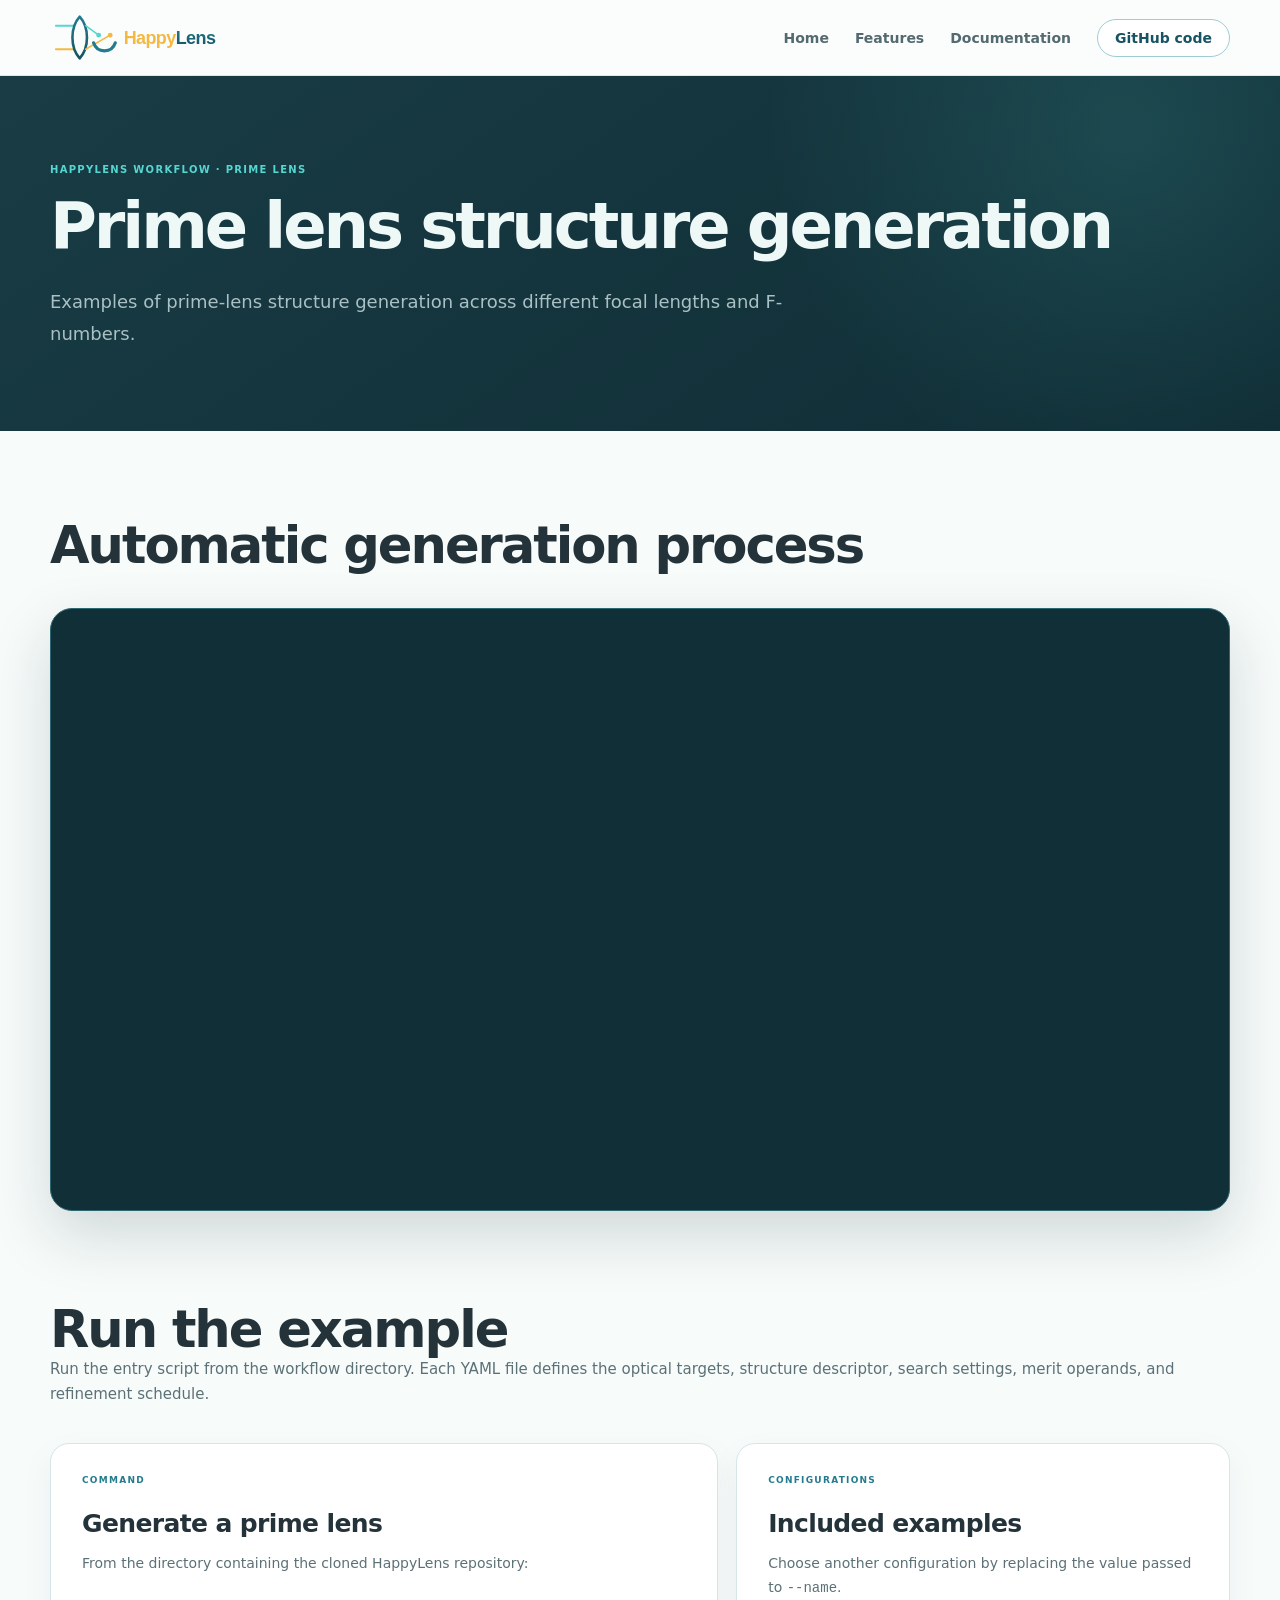
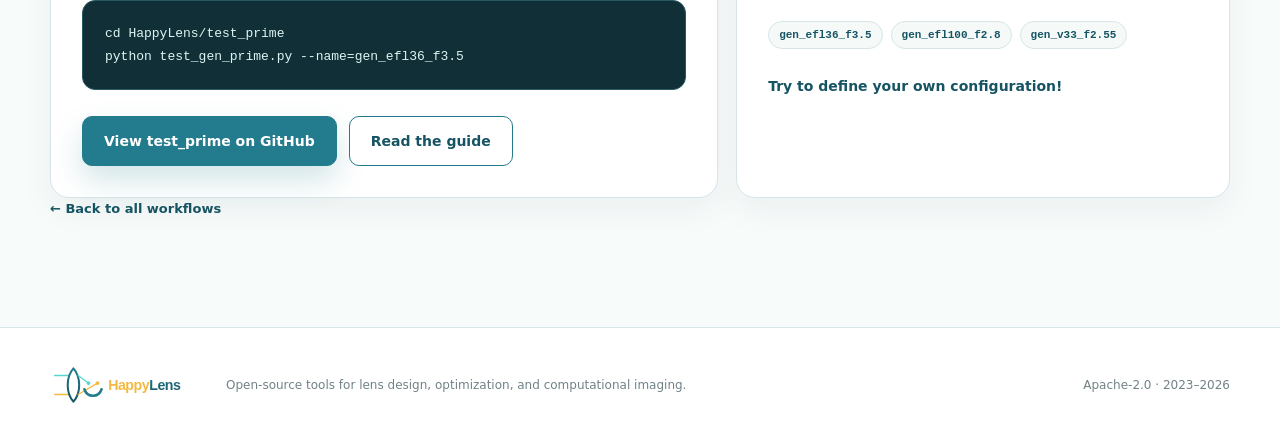
<file: website/workflows/prime.html>
<!doctype html>
<html lang="en">
<head>
  <meta charset="utf-8">
  <meta name="viewport" content="width=device-width, initial-scale=1">
  <meta name="description" content="Run the HappyLens prime lens structure-generation workflow and explore the source code.">
  <meta name="theme-color" content="#237b8e">
  <title>Prime Lens Workflow | HappyLens</title>
  <link rel="icon" href="../assets/happylens-icon.svg?v=mark-only-1" type="image/svg+xml">
  <link rel="stylesheet" href="../styles.css?v=workflow-video-24">
</head>
<body class="workflow-detail-page">
  <header class="site-header">
    <a class="brand" href="../index.html" aria-label="HappyLens home"><img src="../assets/happylens-logo.svg?v=shared-logo-1" alt="HappyLens"></a>
    <nav aria-label="Workflow navigation">
      <a href="../index.html">Home</a>
      <a href="../index.html#capabilities">Features</a>
      <a href="https://happylens.readthedocs.io/en/latest/gallery/prime_generation.html">Documentation</a>
      <a class="nav-button" href="https://github.com/WenguanZhang/HappyLens/tree/main/test_prime">GitHub code</a>
    </nav>
    <details class="mobile-menu">
      <summary aria-label="Open navigation menu"><span></span><span></span><span></span></summary>
      <div class="mobile-menu-panel">
        <a href="../index.html">Home</a>
        <a href="../index.html#capabilities">Features</a>
        <a href="https://happylens.readthedocs.io/en/latest/gallery/prime_generation.html">Documentation</a>
        <a class="nav-button" href="https://github.com/WenguanZhang/HappyLens/tree/main/test_prime">GitHub code</a>
      </div>
    </details>
  </header>

  <main>
    <section class="workflow-detail-hero">
      <div class="shell">
        <p class="eyebrow">HAPPYLENS WORKFLOW · PRIME LENS</p>
        <h1>Prime lens structure generation</h1>
        <p>Examples of prime-lens structure generation across different focal lengths and F-numbers.</p>
      </div>
    </section>

    <div class="shell workflow-detail-main">
      <section class="workflow-detail-section">
        <div class="workflow-section-title">
          <h2>Automatic generation process</h2>
        </div>
        <div class="workflow-demo-frame">
          <video width="1000" height="480" autoplay muted loop playsinline preload="metadata" aria-label="Prime lens structure generation and optimization animation">
            <source src="../assets/workflows/prime-lens-optimization.mp4" type="video/mp4">
            <a href="../assets/workflows/prime-lens-optimization.gif">View the prime lens optimization animation</a>
          </video>
        </div>
      </section>

      <section class="workflow-detail-section">
        <div class="workflow-section-title">
          <h2>Run the example</h2>
          <p>Run the entry script from the workflow directory. Each YAML file defines the optical targets, structure descriptor, search settings, merit operands, and refinement schedule.</p>
        </div>
        <div class="workflow-run-grid">
          <article class="workflow-panel">
            <span class="workflow-panel-label">COMMAND</span>
            <h3>Generate a prime lens</h3>
            <p>From the directory containing the cloned HappyLens repository:</p>
            <pre class="workflow-command"><code>cd HappyLens/test_prime
python test_gen_prime.py --name=gen_efl36_f3.5</code></pre>
            <div class="workflow-actions">
              <a class="button primary" href="https://github.com/WenguanZhang/HappyLens/tree/main/test_prime">View test_prime on GitHub</a>
              <a class="button secondary" href="https://happylens.readthedocs.io/en/latest/gallery/prime_generation.html">Read the guide</a>
            </div>
          </article>

          <article class="workflow-panel">
            <span class="workflow-panel-label">CONFIGURATIONS</span>
            <h3>Included examples</h3>
            <p>Choose another configuration by replacing the value passed to <code>--name</code>.</p>
            <ul class="configuration-list">
              <li>gen_efl36_f3.5</li>
              <li>gen_efl100_f2.8</li>
              <li>gen_v33_f2.55</li>
            </ul>
            <p class="workflow-try">Try to define your own configuration!</p>
          </article>
        </div>
      </section>

      <a class="workflow-back" href="../index.html#workflow">← Back to all workflows</a>
    </div>
  </main>

  <footer><div class="shell"><img src="../assets/happylens-logo.svg?v=shared-logo-1" alt="HappyLens"><p>Open-source tools for lens design, optimization, and computational imaging.</p><span>Apache-2.0 · 2023–2026</span></div></footer>
</body>
</html>
</file>
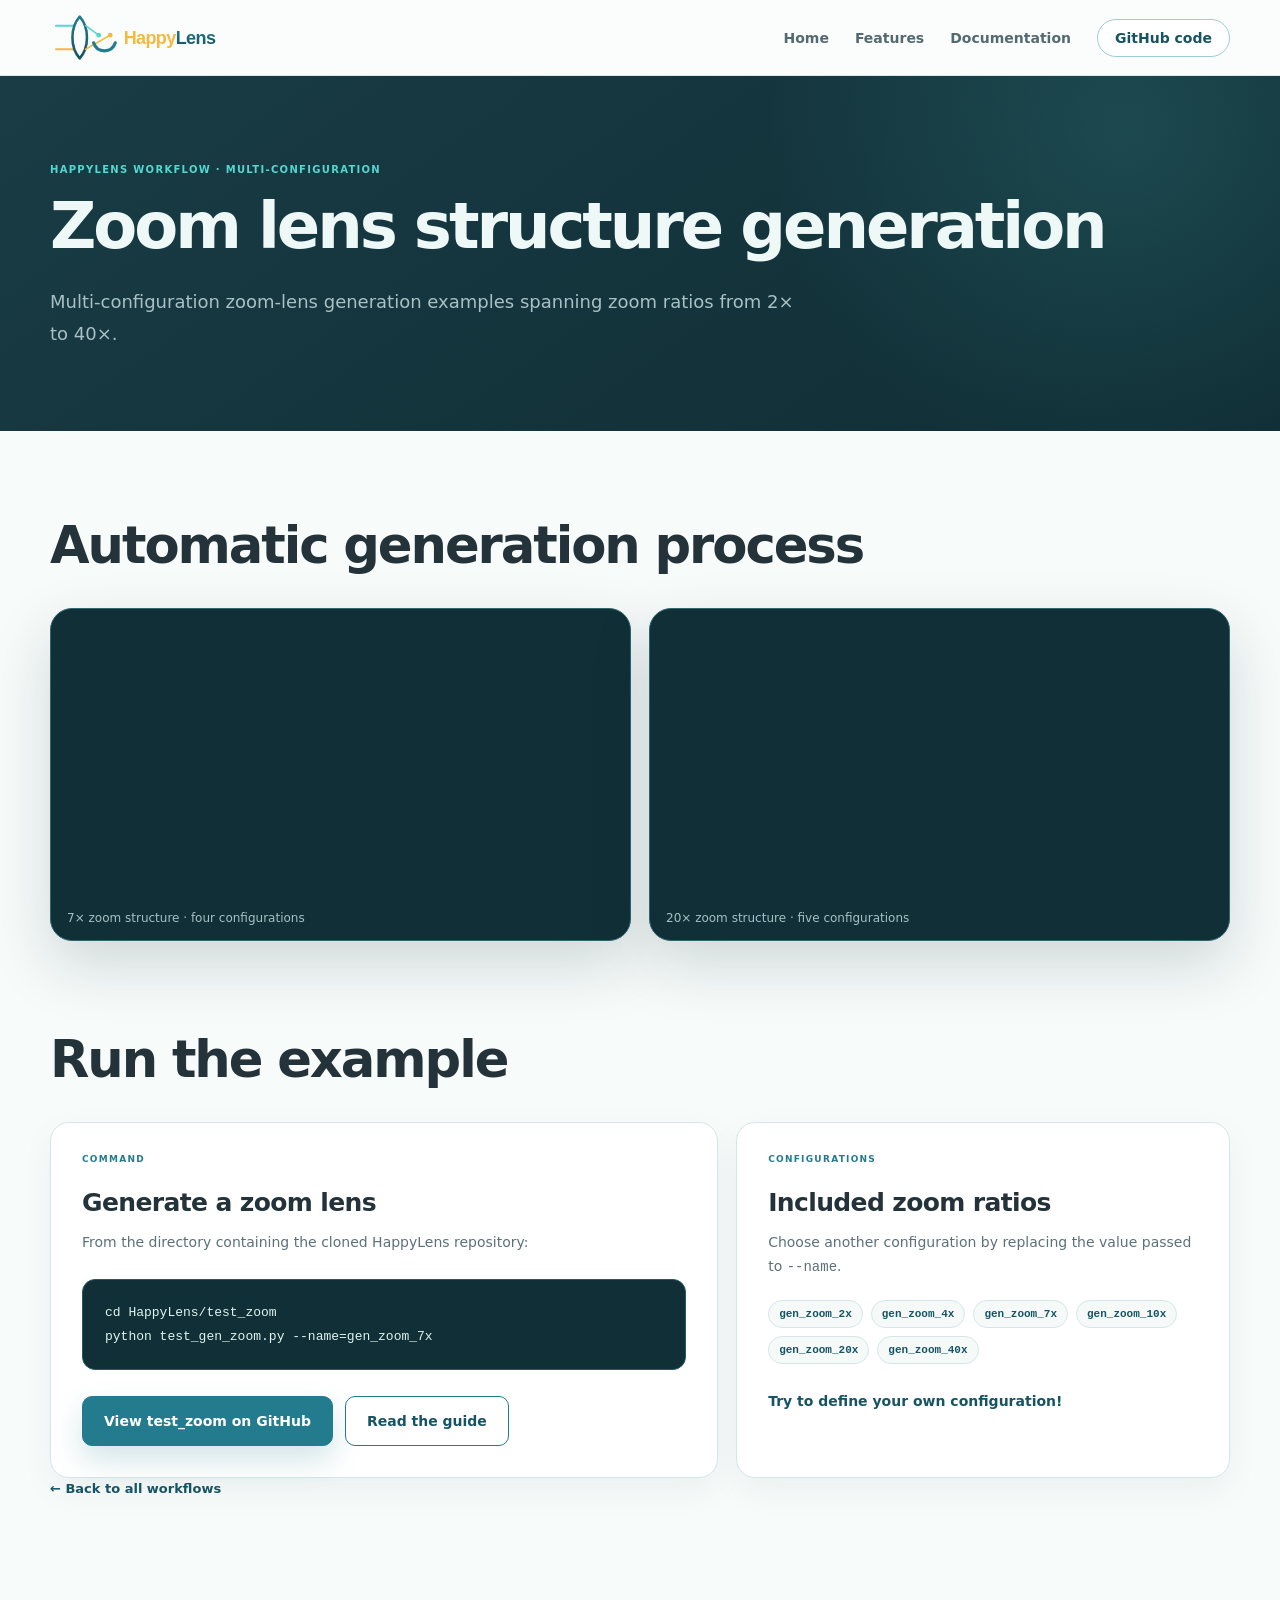
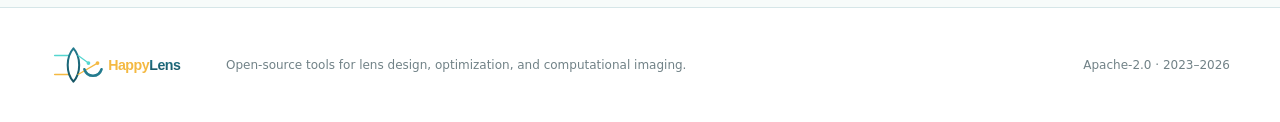
<file: website/workflows/zoom.html>
<!doctype html>
<html lang="en">
<head>
  <meta charset="utf-8">
  <meta name="viewport" content="width=device-width, initial-scale=1">
  <meta name="description" content="Run the HappyLens multi-configuration zoom lens structure-generation workflow and explore the source code.">
  <meta name="theme-color" content="#237b8e">
  <title>Zoom Lens Workflow | HappyLens</title>
  <link rel="icon" href="../assets/happylens-icon.svg?v=mark-only-1" type="image/svg+xml">
  <link rel="stylesheet" href="../styles.css?v=workflow-video-24">
</head>
<body class="workflow-detail-page">
  <header class="site-header">
    <a class="brand" href="../index.html" aria-label="HappyLens home"><img src="../assets/happylens-logo.svg?v=shared-logo-1" alt="HappyLens"></a>
    <nav aria-label="Workflow navigation">
      <a href="../index.html">Home</a>
      <a href="../index.html#capabilities">Features</a>
      <a href="https://happylens.readthedocs.io/en/latest/gallery/zoom_generation.html">Documentation</a>
      <a class="nav-button" href="https://github.com/WenguanZhang/HappyLens/tree/main/test_zoom">GitHub code</a>
    </nav>
    <details class="mobile-menu">
      <summary aria-label="Open navigation menu"><span></span><span></span><span></span></summary>
      <div class="mobile-menu-panel">
        <a href="../index.html">Home</a>
        <a href="../index.html#capabilities">Features</a>
        <a href="https://happylens.readthedocs.io/en/latest/gallery/zoom_generation.html">Documentation</a>
        <a class="nav-button" href="https://github.com/WenguanZhang/HappyLens/tree/main/test_zoom">GitHub code</a>
      </div>
    </details>
  </header>

  <main>
    <section class="workflow-detail-hero">
      <div class="shell">
        <p class="eyebrow">HAPPYLENS WORKFLOW · MULTI-CONFIGURATION</p>
        <h1>Zoom lens structure generation</h1>
        <p>Multi-configuration zoom-lens generation examples spanning zoom ratios from 2× to 40×.</p>
      </div>
    </section>

    <div class="shell workflow-detail-main">
      <section class="workflow-detail-section">
        <div class="workflow-section-title">
          <h2>Automatic generation process</h2>
        </div>
        <div class="workflow-demo-grid">
          <figure class="workflow-demo-frame">
            <video width="900" height="1280" autoplay muted loop playsinline preload="metadata" aria-label="7× zoom lens multi-configuration structure-search animation">
              <source src="../assets/workflows/zoom-lens-7x-optimization.mp4" type="video/mp4">
              <a href="../assets/workflows/zoom-lens-7x-optimization.gif">View the 7× zoom lens optimization animation</a>
            </video>
            <figcaption>7× zoom structure · four configurations</figcaption>
          </figure>
          <figure class="workflow-demo-frame">
            <video width="900" height="1550" autoplay muted loop playsinline preload="metadata" aria-label="20× zoom lens multi-configuration structure-search animation">
              <source src="../assets/workflows/zoom-lens-20x-optimization.mp4" type="video/mp4">
              <a href="../assets/workflows/zoom-lens-20x-optimization.gif">View the 20× zoom lens optimization animation</a>
            </video>
            <figcaption>20× zoom structure · five configurations</figcaption>
          </figure>
        </div>
      </section>

      <section class="workflow-detail-section">
        <div class="workflow-section-title">
          <h2>Run the example</h2>
        </div>
        <div class="workflow-run-grid">
          <article class="workflow-panel">
            <span class="workflow-panel-label">COMMAND</span>
            <h3>Generate a zoom lens</h3>
            <p>From the directory containing the cloned HappyLens repository:</p>
            <pre class="workflow-command"><code>cd HappyLens/test_zoom
python test_gen_zoom.py --name=gen_zoom_7x</code></pre>
            <div class="workflow-actions">
              <a class="button primary" href="https://github.com/WenguanZhang/HappyLens/tree/main/test_zoom">View test_zoom on GitHub</a>
              <a class="button secondary" href="https://happylens.readthedocs.io/en/latest/gallery/zoom_generation.html">Read the guide</a>
            </div>
          </article>

          <article class="workflow-panel">
            <span class="workflow-panel-label">CONFIGURATIONS</span>
            <h3>Included zoom ratios</h3>
            <p>Choose another configuration by replacing the value passed to <code>--name</code>.</p>
            <ul class="configuration-list">
              <li>gen_zoom_2x</li><li>gen_zoom_4x</li><li>gen_zoom_7x</li><li>gen_zoom_10x</li><li>gen_zoom_20x</li><li>gen_zoom_40x</li>
            </ul>
            <p class="workflow-try">Try to define your own configuration!</p>
          </article>
        </div>
      </section>

      <a class="workflow-back" href="../index.html#workflow">← Back to all workflows</a>
    </div>
  </main>

  <footer><div class="shell"><img src="../assets/happylens-logo.svg?v=shared-logo-1" alt="HappyLens"><p>Open-source tools for lens design, optimization, and computational imaging.</p><span>Apache-2.0 · 2023–2026</span></div></footer>
</body>
</html>
</file>
<file: website/styles.css>
:root{--ink:#24333a;--muted:#5c7177;--teal:#237b8e;--deep:#165463;--cyan:#55d6d0;--gold:#f4b942;--line:#d6e6e8;--paper:#fbfdfc}*{box-sizing:border-box}html{scroll-behavior:smooth}body{margin:0;color:var(--ink);background:var(--paper);font-family:Inter,ui-sans-serif,system-ui,-apple-system,BlinkMacSystemFont,"Segoe UI",sans-serif}a{color:inherit;text-decoration:none}.shell{width:min(1180px,calc(100% - 44px));margin-inline:auto}.site-header{position:sticky;z-index:20;top:0;display:flex;align-items:center;justify-content:space-between;min-height:76px;padding:10px max(22px,calc((100vw - 1180px)/2));border-bottom:1px solid rgba(214,230,232,.86);background:rgba(251,253,252,.92);backdrop-filter:blur(16px)}.brand img{display:block;width:190px}.site-header nav{display:flex;align-items:center;gap:26px;color:#536a70;font-size:14px;font-weight:650}.site-header nav a:hover{color:var(--teal)}.nav-button{padding:10px 17px;border:1px solid #9fcbd2;border-radius:999px;color:var(--deep);background:#fff}
.hero{display:grid;grid-template-columns:minmax(0,1fr) minmax(420px,.92fr);align-items:start;column-gap:70px;min-height:calc(100vh - 76px);padding-block:72px 88px}.hero-copy{display:contents}.hero .eyebrow{grid-column:1/-1;grid-row:1;margin:0 0 20px;white-space:nowrap}.eyebrow{margin:0 0 19px;color:var(--teal);font-size:10px;font-weight:850;letter-spacing:.13em}.hero h1{grid-column:1/-1;grid-row:2;max-width:none;margin:0 0 62px;white-space:nowrap;font-size:clamp(42px,4.4vw,62px);line-height:1.02;letter-spacing:-.048em}.hero-lead{grid-column:1;grid-row:3;max-width:650px;margin:0;color:var(--muted);font-size:18px;line-height:1.75}.hero-punchline{display:block;margin-top:12px;color:var(--deep);font-weight:650}.actions{display:flex;flex-wrap:wrap;gap:12px;margin-top:34px}.hero .actions{grid-column:1;grid-row:4}.button{display:inline-flex;min-height:50px;align-items:center;justify-content:center;padding:12px 21px;border:1px solid var(--teal);border-radius:10px;font-size:14px;font-weight:750;transition:transform .18s ease,box-shadow .18s ease}.button:hover{transform:translateY(-2px)}.button.primary{color:#fff;background:var(--teal);box-shadow:0 14px 30px rgba(35,123,142,.2)}.button.secondary{color:var(--deep);background:#fff}.hero-meta{display:flex;flex-wrap:wrap;gap:9px;margin-top:28px}.hero .hero-meta{grid-column:1;grid-row:5}.hero-meta span{padding:6px 10px;border:1px solid var(--line);border-radius:999px;color:#63767b;background:#fff;font-size:11px;font-weight:700}.hero .optics-showcase{grid-column:2;grid-row:3/6}
.optics-showcase{position:relative;min-height:400px;overflow:hidden;border:1px solid #2b6875;border-radius:26px;background:radial-gradient(circle at 88% 12%,rgba(85,214,208,.12),transparent 32%),linear-gradient(150deg,#193c45,#102d35);box-shadow:0 30px 72px rgba(22,84,99,.19)}.optics-showcase:before{content:"";position:absolute;inset:0;background:linear-gradient(rgba(85,214,208,.045) 1px,transparent 1px),linear-gradient(90deg,rgba(85,214,208,.045) 1px,transparent 1px);background-size:36px 36px}.showcase-header{position:absolute;z-index:5;top:0;right:0;left:0;display:flex;align-items:center;justify-content:space-between;padding:22px 27px;border-bottom:1px solid rgba(85,214,208,.13);color:#a4bec3;font-size:9px;font-weight:800;letter-spacing:.13em}.showcase-header div{display:flex;align-items:center;gap:8px;letter-spacing:.04em}.showcase-header i{width:6px;height:6px;border-radius:50%;background:var(--cyan);box-shadow:0 0 12px var(--cyan)}.optical-scene{position:absolute;inset:68px 20px 14px;margin:0;opacity:0}.optical-scene svg{display:block;width:100%;height:270px}.prime-scene{animation:prime-show 12s ease-in-out infinite}.zoom-scene{animation:zoom-show 12s ease-in-out infinite}.axis{stroke:#668088;stroke-width:1;stroke-dasharray:5 7}.ray{fill:none;stroke-width:2.5;stroke-linecap:round;stroke-linejoin:round}.ray-cyan{stroke:var(--cyan)}.ray-gold{stroke:var(--gold)}.glass{fill:rgba(85,214,208,.12);stroke:var(--cyan);stroke-width:3}.glass-alt{fill:rgba(244,185,66,.08);stroke:var(--gold)}.sensor{fill:#d9e8e9}.svg-label{fill:#789399;font:700 9px Inter,system-ui,sans-serif;letter-spacing:1.4px}.motion{stroke:var(--gold);stroke-width:1.5;stroke-dasharray:5 5}.motion-head{fill:var(--gold)}.optical-scene figcaption{position:absolute;right:12px;bottom:4px;left:12px;display:flex;align-items:flex-end;justify-content:space-between;padding-top:12px;border-top:1px solid rgba(85,214,208,.13)}.optical-scene figcaption b{color:#eef8f8;font-size:16px}.optical-scene figcaption span{color:#8da7ac;font-size:10px}.configuration-strip{position:absolute;top:8px;right:10px;display:flex;gap:6px}.configuration-strip span{padding:5px 9px;border:1px solid rgba(85,214,208,.18);border-radius:999px;color:#8da7ac;font-size:9px;font-weight:700}
@keyframes prime-show{0%,43%{opacity:1;transform:translateX(0)}48%,95%{opacity:0;transform:translateX(-12px)}96%,100%{opacity:1;transform:translateX(0)}}@keyframes zoom-show{0%,45%{opacity:0;transform:translateX(12px)}50%,93%{opacity:1;transform:translateX(0)}98%,100%{opacity:0;transform:translateX(12px)}}
.showcase-dots{position:absolute;z-index:7;bottom:17px;left:50%;display:flex;align-items:center;gap:8px;transform:translateX(-50%)}.showcase-dot{width:7px;height:7px;border:1px solid rgba(85,214,208,.62);border-radius:50%;background:rgba(85,214,208,.14);box-shadow:0 0 0 0 rgba(85,214,208,0)}.showcase-dot-prime{animation:prime-dot 12s ease-in-out infinite}.showcase-dot-zoom{animation:zoom-dot 12s ease-in-out infinite}@keyframes prime-dot{0%,43%,96%,100%{background:var(--cyan);box-shadow:0 0 8px rgba(85,214,208,.8);transform:scale(1.18)}48%,95%{background:rgba(85,214,208,.14);box-shadow:none;transform:scale(1)}}@keyframes zoom-dot{0%,45%,98%,100%{background:rgba(85,214,208,.14);box-shadow:none;transform:scale(1)}50%,93%{background:var(--cyan);box-shadow:0 0 8px rgba(85,214,208,.8);transform:scale(1.18)}}
.capabilities-section{padding-block:130px;background:#f0f7f6}.section-heading{display:grid;grid-template-columns:1.05fr .95fr;gap:80px;align-items:end}.section-heading h2{max-width:720px;margin:0;font-size:clamp(38px,4.5vw,61px);line-height:1.06;letter-spacing:-.045em}.section-heading>p{margin:0;color:var(--muted);font-size:17px;line-height:1.7}.card-grid{display:grid;grid-template-columns:repeat(3,minmax(0,1fr));gap:14px;margin-top:54px}.card-grid article{display:flex;min-height:350px;flex-direction:column;padding:26px;border:1px solid var(--line);border-radius:16px;background:#fff;box-shadow:0 10px 30px rgba(23,49,57,.045);transition:transform .18s ease,border-color .18s ease,box-shadow .18s ease}.card-grid article:hover{transform:translateY(-3px);border-color:#a8d2d4;box-shadow:0 16px 40px rgba(23,49,57,.08)}.card-grid article>span{color:var(--gold);font-size:12px;font-weight:850}.card-grid small{margin-top:-15px;align-self:flex-end;color:var(--teal);font-size:8px;font-weight:850;letter-spacing:.11em}.card-grid h3{margin:61px 0 16px;font-size:24px;line-height:1.18;letter-spacing:-.025em}.card-grid p{margin:0;color:var(--muted);font-size:14px;line-height:1.7}.card-grid a{margin-top:auto;padding-top:22px;color:var(--teal);font-size:12px;font-weight:750}.tags{display:flex;flex-wrap:wrap;gap:6px;margin-top:15px}.tags b{padding:5px 8px;border:1px solid var(--line);border-radius:999px;color:#60767c;font-size:9px}
footer{padding-block:35px;border-top:1px solid var(--line);background:#fff}footer .shell{display:grid;grid-template-columns:auto 1fr auto;align-items:center;gap:26px}footer img{width:150px}footer p,footer span{color:#718287;font-size:12px}footer span{text-align:right}
@media(max-width:980px){.site-header nav>a:not(.nav-button){display:none}.hero{grid-template-columns:1fr;gap:54px}.hero-copy{display:block}.hero .eyebrow,.hero h1{white-space:normal}.hero h1{margin-bottom:0}.hero .optics-showcase{grid-column:auto;grid-row:auto}.optics-showcase{min-height:400px}.section-heading{grid-template-columns:1fr;gap:25px}.card-grid{grid-template-columns:repeat(2,minmax(0,1fr))}footer .shell{grid-template-columns:1fr}footer span{text-align:left}}
@media(max-width:650px){.shell{width:min(100% - 28px,1180px)}.site-header{min-height:68px;padding-inline:14px}.brand img{width:158px}.hero{padding-block:58px 78px}.hero h1{font-size:46px}.hero-lead{font-size:16px}.optics-showcase{min-height:360px}.optical-scene{inset:66px 4px 10px}.optical-scene svg{height:235px}.configuration-strip{display:none}.optical-scene figcaption{right:17px;left:17px}.optical-scene figcaption span{display:none}.capabilities-section{padding-block:90px}.card-grid{grid-template-columns:1fr}.card-grid article{min-height:320px}.workflow-section{padding-block:95px}}
@media(prefers-reduced-motion:reduce){html{scroll-behavior:auto}.prime-scene{animation:none;opacity:1}.zoom-scene,.showcase-dot{animation:none}.showcase-dot-prime{background:var(--cyan);box-shadow:0 0 8px rgba(85,214,208,.8);transform:scale(1.18)}}
.card-grid article:nth-child(1){border-top:3px solid var(--teal)}.card-grid article:nth-child(2){border-top:3px solid var(--cyan)}.card-grid article:nth-child(3){border-top:3px solid var(--gold)}.card-grid article:nth-child(4){border-top:3px solid var(--deep)}.card-grid article:nth-child(5){border-top:3px solid var(--cyan)}.card-grid article:nth-child(6){border-top:3px solid var(--gold)}
@media(min-width:981px){.hero{align-content:start}.hero-copy{display:block;grid-column:1;grid-row:3}.hero-lead,.hero .actions,.hero .hero-meta{grid-column:auto;grid-row:auto}.hero .optics-showcase{grid-column:2;grid-row:3;min-height:360px}.hero .optical-scene{inset:68px 20px 12px}.hero .optical-scene svg{height:230px}.hero .optical-scene figcaption{bottom:2px;padding-top:10px}.hero .configuration-strip{top:5px}}
.hero-lead,.hero-punchline{font-weight:400}.hero-punchline{color:#7b8c90;font-style:italic}
.section-heading.compact-heading{grid-template-columns:1fr}
@media(min-width:981px){.hero{min-height:auto;padding-bottom:56px}.capabilities-section{padding-top:88px}}
.workflow-section{padding-block:110px}.workflow-card-grid{display:grid;grid-template-columns:repeat(2,minmax(0,1fr));gap:18px;margin-top:48px}.workflow-card{display:flex;min-height:310px;flex-direction:column;padding:34px;border:1px solid var(--line);border-radius:20px;background:#fff;box-shadow:0 12px 34px rgba(23,49,57,.055);transition:transform .18s ease,border-color .18s ease,box-shadow .18s ease}.workflow-card:hover{transform:translateY(-4px);border-color:#9fcbd2;box-shadow:0 20px 46px rgba(23,49,57,.1)}.workflow-card.prime-workflow{border-top:4px solid var(--cyan)}.workflow-card.zoom-workflow{border-top:4px solid var(--gold)}.workflow-card-label{color:var(--teal);font-size:9px;font-weight:850;letter-spacing:.14em}.workflow-card code{width:max-content;margin-top:16px;padding:6px 9px;border:1px solid var(--line);border-radius:999px;color:var(--deep);background:#f4f9f8;font-size:11px}.workflow-card h3{margin:42px 0 14px;font-size:30px;line-height:1.12;letter-spacing:-.03em}.workflow-card p{max-width:470px;margin:0;color:var(--muted);font-size:15px;line-height:1.7}.workflow-card strong{margin-top:auto;padding-top:28px;color:var(--teal);font-size:13px}.workflow-section+footer{margin-top:0}@media(max-width:650px){.workflow-card-grid{grid-template-columns:1fr}.workflow-card{min-height:280px;padding:28px}.workflow-card h3{font-size:26px}}
.hero-copy-card{padding:15px 17px 16px;border:1px solid var(--line);border-left-width:3px;border-radius:12px}.hero-copy-card+.hero-copy-card{margin-top:10px}.hero-copy-card.focus-card{border-left-color:var(--cyan);background:#f1f9f8}.hero-copy-card.optimization-card{border-left-color:var(--gold);background:#fff9ec}.hero-copy-card>span{display:block;margin-bottom:6px;color:var(--teal);font-size:8px;font-weight:850;letter-spacing:.13em}.hero-copy-card p{margin:0;color:var(--muted);font-size:15px;line-height:1.62}.hero-punchline{margin:13px 3px 0;font-size:14px;line-height:1.55}
.card-grid h3{font-size:22px;font-weight:750;letter-spacing:-.02em;white-space:nowrap}
.prime-prescription .glass{stroke-width:2}.prime-scene .ray{stroke-width:1.45;opacity:.9}.aperture-stop{fill:none;stroke:var(--gold);stroke-width:4;stroke-linecap:round}.stop-cap{fill:none;stroke:var(--gold);stroke-width:2;stroke-linecap:round}
.configuration-strip{gap:5px}.configuration-strip span{min-width:30px;padding-inline:8px;background:transparent;text-align:center}
.zoom-ray-state{opacity:0}.zoom-ray{fill:none;stroke-width:1.35;stroke-linecap:round;stroke-linejoin:round;opacity:.9}.zoom-glass{stroke-width:1.8;stroke-linejoin:round}.zoom-glass.glass-cyan{fill:rgba(85,214,208,.12);stroke:var(--cyan)}.zoom-glass.glass-gold{fill:rgba(244,185,66,.08);stroke:var(--gold)}.zoom-stop{fill:none;stroke:var(--gold);stroke-width:3;stroke-linecap:round}.zoom-stop-cap{fill:none;stroke:var(--gold);stroke-width:1.6;stroke-linecap:round}.zoom-real-group-a{animation:zoom-group-a-real 12s ease-in-out infinite}.zoom-real-group-b{animation:zoom-group-b-real 12s ease-in-out infinite}.zoom-ray-state-0{animation:zoom-rays-0 12s linear infinite}.zoom-ray-state-1{animation:zoom-rays-1 12s linear infinite}.zoom-ray-state-2{animation:zoom-rays-2 12s linear infinite}.zoom-ray-state-3{animation:zoom-rays-3 12s linear infinite}.zoom-ray-state-4{animation:zoom-rays-4 12s linear infinite}.config-step-0{animation:zoom-config-0 12s linear infinite}.config-step-1{animation:zoom-config-1 12s linear infinite}.config-step-2{animation:zoom-config-2 12s linear infinite}.config-step-3{animation:zoom-config-3 12s linear infinite}.config-step-4{animation:zoom-config-4 12s linear infinite}
.zoom-image-plane{stroke:#d9e8e9;stroke-width:6;stroke-linecap:round}
@keyframes zoom-group-a-real{0%,54%,97%,100%{transform:translateX(0)}57%,62%{transform:translateX(158.76px)}65%,70%{transform:translateX(195.69px)}73%,78%{transform:translateX(205.57px)}81%,94%{transform:translateX(224.06px)}}
@keyframes zoom-group-b-real{0%,54%,97%,100%{transform:translateX(0)}57%,62%{transform:translateX(-26.23px)}65%,70%{transform:translateX(-45.92px)}73%,78%{transform:translateX(-69.24px)}81%,94%{transform:translateX(-69.30px)}}
@keyframes zoom-rays-0{0%,47%,57%,100%{opacity:0}50%,54%{opacity:1}}@keyframes zoom-rays-1{0%,54%,65%,100%{opacity:0}57%,62%{opacity:1}}@keyframes zoom-rays-2{0%,62%,73%,100%{opacity:0}65%,70%{opacity:1}}@keyframes zoom-rays-3{0%,70%,81%,100%{opacity:0}73%,78%{opacity:1}}@keyframes zoom-rays-4{0%,78%,97%,100%{opacity:0}81%,94%{opacity:1}}
@keyframes zoom-config-0{0%,47%,57%,100%{color:#8da7ac;border-color:rgba(85,214,208,.18);background:transparent}50%,54%{color:var(--deep);border-color:var(--cyan);background:var(--cyan)}}@keyframes zoom-config-1{0%,54%,65%,100%{color:#8da7ac;border-color:rgba(85,214,208,.18);background:transparent}57%,62%{color:var(--deep);border-color:var(--cyan);background:var(--cyan)}}@keyframes zoom-config-2{0%,62%,73%,100%{color:#8da7ac;border-color:rgba(85,214,208,.18);background:transparent}65%,70%{color:var(--deep);border-color:var(--cyan);background:var(--cyan)}}@keyframes zoom-config-3{0%,70%,81%,100%{color:#8da7ac;border-color:rgba(85,214,208,.18);background:transparent}73%,78%{color:var(--deep);border-color:var(--cyan);background:var(--cyan)}}@keyframes zoom-config-4{0%,78%,97%,100%{color:#8da7ac;border-color:rgba(85,214,208,.18);background:transparent}81%,94%{color:var(--deep);border-color:var(--cyan);background:var(--cyan)}}
@media(prefers-reduced-motion:reduce){.zoom-real-group-a,.zoom-real-group-b,.zoom-ray-state,.config-step{animation:none}.zoom-ray-state-0{opacity:1}.zoom-ray-state:not(.zoom-ray-state-0){opacity:0}.config-step-0{color:var(--deep);border-color:var(--cyan);background:var(--cyan)}}
.updates-section{padding-block:84px 92px;border-top:1px solid var(--line);background:#fff}.updates-layout{display:grid;grid-template-columns:.7fr 1.3fr;gap:70px;align-items:start}.updates-heading h2,.roadmap-heading h2{margin:0;font-size:clamp(38px,4vw,56px);line-height:1.05;letter-spacing:-.045em}.updates-heading>p:last-child{max-width:390px;margin:22px 0 0;color:var(--muted);font-size:15px;line-height:1.7}.notification-panel{overflow:hidden;border:1px solid #cce2e4;border-radius:22px;background:linear-gradient(135deg,#f1faf9 0%,#fffdf7 100%);box-shadow:0 18px 46px rgba(23,49,57,.065)}.release-notice{padding:30px 32px 29px;border-bottom:1px solid #d6e8e8}.release-notice>div{display:flex;align-items:center;gap:8px}.notice-dot{width:7px;height:7px;border-radius:50%;background:var(--gold);box-shadow:0 0 0 5px rgba(244,185,66,.14)}.release-notice small{color:var(--teal);font-size:9px;font-weight:850;letter-spacing:.12em}.release-notice h3{margin:19px 0 8px;font-size:27px;letter-spacing:-.025em}.release-notice p{max-width:660px;margin:0;color:var(--muted);font-size:14px;line-height:1.7}.release-notice strong{color:var(--deep)}
.roadmap-section{padding-block:96px 88px;background:radial-gradient(circle at 92% 8%,rgba(85,214,208,.12),transparent 28%),linear-gradient(145deg,#183b44,#102d35);color:#edf7f7}.roadmap-heading{display:grid;grid-template-columns:1.08fr .92fr;gap:90px;align-items:end}.roadmap-heading .eyebrow{color:var(--cyan)}.roadmap-heading>p{max-width:470px;margin:0;color:#9eb5b9;font-size:15px;line-height:1.75}.roadmap-note{margin:25px 0 0;color:#739096;font-size:10px}.roadmap-section+footer{margin-top:0}
@media(max-width:1100px){.site-header nav{gap:18px;font-size:13px}}
@media(max-width:980px){.updates-layout,.roadmap-heading{grid-template-columns:1fr;gap:34px}.updates-heading>p:last-child,.roadmap-heading>p{max-width:680px}}
@media(max-width:650px){.updates-section{padding-block:68px}.notification-panel{border-radius:17px}.release-notice{padding:25px 23px}.roadmap-section{padding-block:76px 70px}}
.update-bullets{display:flex;flex-direction:column;gap:19px;margin:0;padding:27px 32px 30px;list-style:none}.update-bullets li{display:grid;grid-template-columns:8px 1fr;gap:15px;align-items:start}.update-bullets li>span{width:7px;height:7px;margin-top:7px;border-radius:50%;background:var(--cyan);box-shadow:0 0 0 4px rgba(85,214,208,.12)}.update-bullets li:nth-child(2n)>span{background:var(--gold);box-shadow:0 0 0 4px rgba(244,185,66,.12)}.update-bullets h3{margin:0 0 3px;font-size:15px}.update-bullets p{margin:0;color:var(--muted);font-size:13px;line-height:1.65}.update-bullets a{color:var(--teal);font-size:12px;font-weight:750;white-space:nowrap}@media(max-width:650px){.update-bullets{padding:23px;gap:18px}}
.roadmap-todo{margin:46px 0 0;padding:0;border-top:1px solid rgba(85,214,208,.18);border-bottom:1px solid rgba(85,214,208,.18);list-style:none}.roadmap-todo li{display:grid;grid-template-columns:22px 1fr auto;gap:20px;align-items:center;padding:24px 4px;border-bottom:1px solid rgba(85,214,208,.12)}.roadmap-todo li:last-child{border-bottom:0}.roadmap-todo li>span{width:17px;height:17px;border:2px solid var(--cyan);border-radius:4px;box-shadow:0 0 0 4px rgba(85,214,208,.06)}.roadmap-todo li:nth-child(2)>span{border-color:var(--gold);box-shadow:0 0 0 4px rgba(244,185,66,.06)}.roadmap-todo h3{margin:0 0 5px;color:#f4fafa;font-size:19px;letter-spacing:-.015em}.roadmap-todo p{margin:0;color:#9eb5b9;font-size:13px;line-height:1.6}.roadmap-todo small{padding:5px 8px;border:1px solid rgba(85,214,208,.2);border-radius:999px;color:var(--cyan);font-size:8px;font-weight:850;letter-spacing:.12em}@media(max-width:650px){.roadmap-todo{margin-top:34px}.roadmap-todo li{grid-template-columns:18px 1fr;gap:15px;padding-block:21px}.roadmap-todo small{display:none}.roadmap-todo h3{font-size:17px}}

/* Accessible mobile navigation and narrow workflow layout */
.mobile-menu{display:none;position:relative}.mobile-menu summary{display:grid;width:44px;height:44px;padding:11px;place-content:center;gap:4px;border:1px solid #b7d4d8;border-radius:11px;background:#fff;cursor:pointer;list-style:none}.mobile-menu summary::-webkit-details-marker{display:none}.mobile-menu summary span{display:block;width:18px;height:2px;border-radius:2px;background:var(--deep);transition:transform .18s ease,opacity .18s ease}.mobile-menu[open] summary span:nth-child(1){transform:translateY(6px) rotate(45deg)}.mobile-menu[open] summary span:nth-child(2){opacity:0}.mobile-menu[open] summary span:nth-child(3){transform:translateY(-6px) rotate(-45deg)}.mobile-menu-panel{position:absolute;top:calc(100% + 9px);right:0;display:flex;width:min(270px,calc(100vw - 28px));flex-direction:column;padding:10px;border:1px solid var(--line);border-radius:15px;background:#fff;box-shadow:0 18px 46px rgba(23,49,57,.16)}.mobile-menu-panel a{padding:11px 13px;border-radius:9px;color:#536a70;font-size:14px;font-weight:700}.mobile-menu-panel a:hover{color:var(--teal);background:#f1f8f7}.mobile-menu-panel .nav-button{margin-top:5px;border-color:#9fcbd2;color:var(--deep);text-align:center}.card-grid article>span{color:#956408}.svg-label{fill:#91adb2}.roadmap-note{color:#91acb1}@media(max-width:980px){.site-header>nav{display:none}.mobile-menu{display:block}}

/* Workflow detail pages */
.workflow-demo-frame video{display:block;width:100%;height:auto;border-radius:13px;background:#102f36}
.card-grid article{min-width:0}@media(max-width:650px){.card-grid h3{white-space:normal}}
.workflow-panel{min-width:0}
.workflow-detail-page{background:#f7fbfa}.workflow-detail-page .site-header{position:relative}.workflow-detail-hero{padding:88px 0 82px;background:radial-gradient(circle at 88% 15%,rgba(85,214,208,.14),transparent 31%),linear-gradient(145deg,#193c45,#102d35);color:#edf8f7}.workflow-detail-hero .eyebrow{color:var(--cyan)}.workflow-detail-hero h1{max-width:none;margin:0;white-space:nowrap;font-size:clamp(40px,5vw,64px);line-height:1.01;letter-spacing:-.048em}.workflow-detail-hero>div>p:not(.eyebrow){max-width:760px;margin:27px 0 0;color:#a9c0c4;font-size:18px;line-height:1.75}.workflow-detail-main{padding-block:88px 110px}.workflow-detail-section+.workflow-detail-section{margin-top:92px}.workflow-section-title{margin-bottom:35px}.workflow-section-title h2{margin:0;font-size:clamp(34px,4vw,52px);line-height:1.05;letter-spacing:-.04em}.workflow-section-title p{margin:0;color:var(--muted);font-size:15px;line-height:1.7}.workflow-demo-frame{overflow:hidden;padding:12px;border:1px solid #2d6772;border-radius:22px;background:#102f36;box-shadow:0 24px 60px rgba(16,47,54,.17)}.workflow-demo-frame img{display:block;width:100%;height:auto;border-radius:13px}.workflow-demo-grid{display:grid;grid-template-columns:repeat(2,minmax(0,1fr));gap:18px}.workflow-demo-grid figure{margin:0}.workflow-demo-grid figcaption{padding:13px 4px 3px;color:#a7c0c4;font-size:12px}.workflow-run-grid{display:grid;grid-template-columns:1.15fr .85fr;gap:18px}.workflow-panel{padding:31px;border:1px solid var(--line);border-radius:19px;background:#fff;box-shadow:0 12px 34px rgba(23,49,57,.05)}.workflow-panel-label{display:block;margin-bottom:24px;color:var(--teal);font-size:9px;font-weight:850;letter-spacing:.14em}.workflow-panel h3{margin:0 0 13px;font-size:25px;letter-spacing:-.025em}.workflow-panel p{margin:0;color:var(--muted);font-size:14px;line-height:1.72}.workflow-panel p+p{margin-top:13px}.workflow-command{position:relative;margin:25px 0 17px;padding:21px 22px;overflow-x:auto;border:1px solid #285963;border-radius:13px;background:#102f36;color:#dff4f2;font:13px/1.8 ui-monospace,SFMono-Regular,Menlo,Consolas,monospace}.workflow-command code{white-space:pre}.configuration-list{display:flex;flex-wrap:wrap;gap:8px;margin:21px 0 0;padding:0;list-style:none}.configuration-list li{padding:7px 10px;border:1px solid var(--line);border-radius:999px;color:var(--deep);background:#f5faf9;font:700 11px ui-monospace,SFMono-Regular,Menlo,Consolas,monospace}.workflow-try{margin-top:25px!important;color:var(--deep)!important;font-weight:750}.workflow-actions{display:flex;flex-wrap:wrap;gap:12px;margin-top:26px}.workflow-back{display:inline-flex;align-items:center;gap:7px;color:var(--deep);font-size:13px;font-weight:750}.workflow-back:hover{color:var(--teal)}.workflow-detail-page footer{background:#fff}@media(max-width:850px){.workflow-run-grid{grid-template-columns:1fr;gap:22px}.workflow-demo-grid{grid-template-columns:1fr}.workflow-detail-hero{padding-block:68px}.workflow-detail-main{padding-block:70px 90px}}@media(max-width:650px){.workflow-detail-page .site-header nav a:not(.nav-button){display:none}.workflow-detail-hero h1{white-space:normal;font-size:40px}.workflow-detail-hero>div>p:not(.eyebrow){font-size:16px}.workflow-panel{padding:24px 20px}.workflow-demo-frame{padding:7px;border-radius:16px}}
</file>
